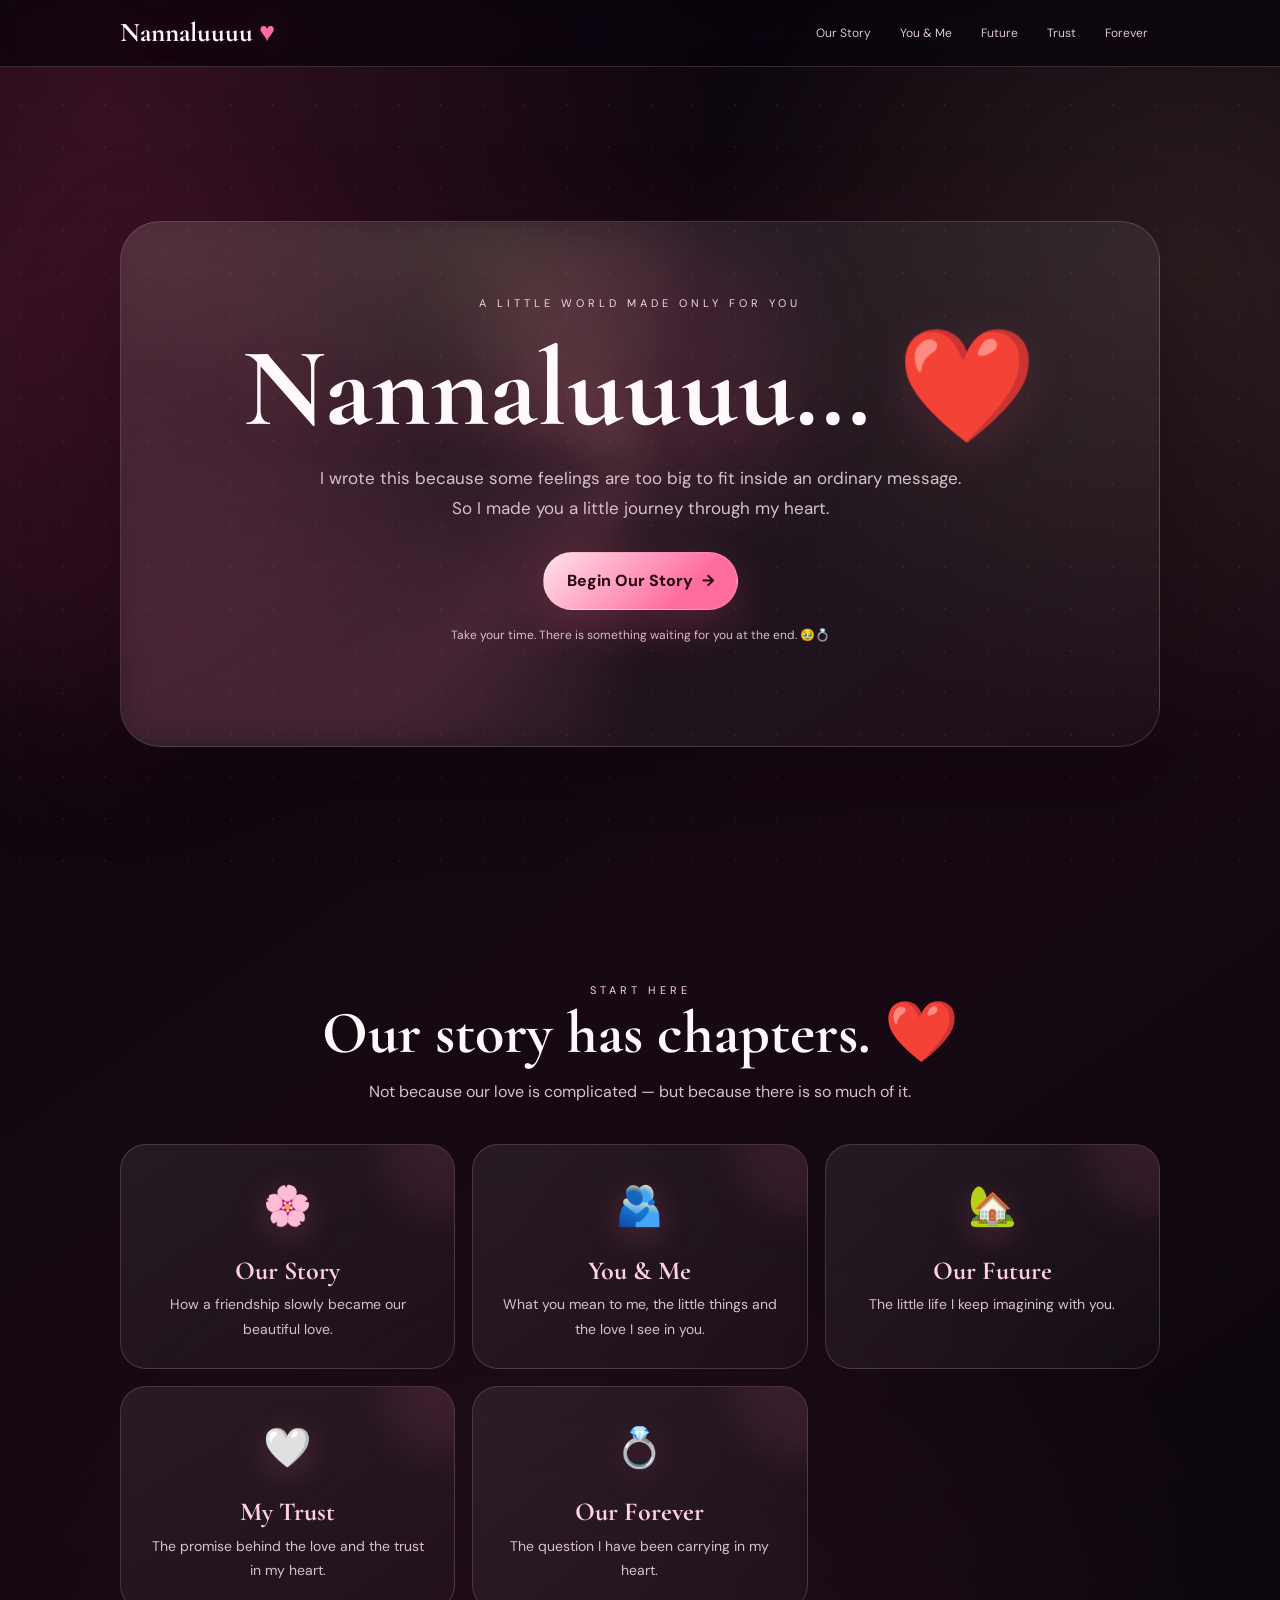
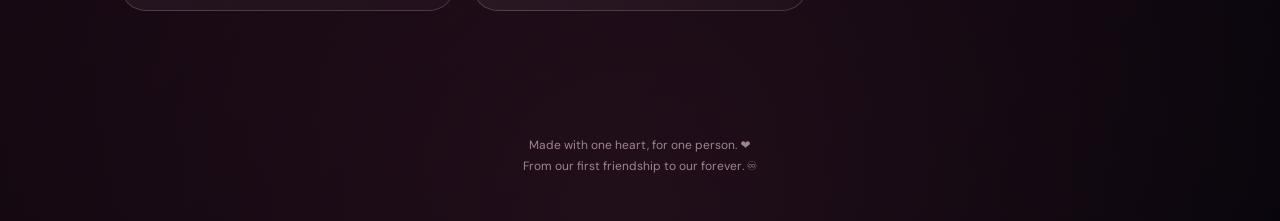
<file: index.html>
<!DOCTYPE html><html lang="en"><head><meta charset="UTF-8"><meta name="viewport" content="width=device-width,initial-scale=1,viewport-fit=cover"><meta name="theme-color" content="#09050a"><title>Nannaluuuu ❤️ | Our Forever</title><style id="site-style">
@import url('https://fonts.googleapis.com/css2?family=Cormorant+Garamond:wght@500;600;700&family=DM+Sans:wght@400;500;600;700&display=swap');
:root{--bg:#07040a;--surface:rgba(255,255,255,.065);--surface2:rgba(255,255,255,.095);--pink:#ff6d9f;--pink2:#ffd0df;--gold:#f7d79c;--white:#fff9fc;--muted:#d8c1cc;--line:rgba(255,205,225,.18);--shadow:0 28px 90px rgba(0,0,0,.48);--r:30px;--ease:cubic-bezier(.22,.8,.2,1)}
*{box-sizing:border-box}html{scroll-behavior:smooth}body{margin:0;min-height:100vh;color:var(--white);font-family:"DM Sans",system-ui,sans-serif;line-height:1.75;overflow-x:hidden;background:radial-gradient(circle at 8% 5%,rgba(255,75,135,.18),transparent 30%),radial-gradient(circle at 92% 15%,rgba(247,215,156,.10),transparent 25%),radial-gradient(circle at 50% 100%,rgba(255,109,159,.08),transparent 35%),linear-gradient(145deg,#07040a,#170913 55%,#09050c);}
body:before{content:"";position:fixed;inset:0;pointer-events:none;z-index:-2;opacity:.055;background-image:radial-gradient(#fff 1px,transparent 1px);background-size:42px 42px}
body:after{content:"";position:fixed;width:45vw;height:45vw;max-width:560px;max-height:560px;left:-15vw;top:20vh;border-radius:50%;background:rgba(255,70,130,.08);filter:blur(70px);pointer-events:none;z-index:-1;animation:aurora 12s ease-in-out infinite alternate}
a{color:inherit}button,a{touch-action:manipulation}.container{width:min(1040px,calc(100% - 28px));margin:auto}
.topbar{position:sticky;top:0;z-index:500;background:rgba(7,4,10,.70);backdrop-filter:blur(20px) saturate(150%);border-bottom:1px solid var(--line)}
.nav{min-height:66px;display:flex;align-items:center;justify-content:space-between;gap:12px}.brand{font-family:"Cormorant Garamond",serif;font-size:27px;font-weight:700;text-decoration:none;white-space:nowrap;text-shadow:0 0 30px rgba(255,109,159,.3)}.brand span{color:var(--pink);animation:heartbeat 1.7s ease-in-out infinite;display:inline-block}
.menu{display:flex;gap:5px;overflow-x:auto;scrollbar-width:none}.menu::-webkit-scrollbar{display:none}.menu a{position:relative;text-decoration:none;color:#dcc8d1;padding:9px 12px;border-radius:999px;font-size:12px;transition:.25s var(--ease)}.menu a:hover,.menu a.active{color:#fff;background:rgba(255,109,159,.13);box-shadow:inset 0 0 0 1px rgba(255,190,210,.12),0 5px 25px rgba(255,75,135,.10)}.menu a.active:after{content:"";position:absolute;left:35%;right:35%;bottom:4px;height:2px;border-radius:9px;background:linear-gradient(90deg,var(--pink),var(--gold))}
.hero{min-height:calc(100svh - 66px);display:grid;place-items:center;text-align:center;padding:60px 0;position:relative}.hero-card{position:relative;overflow:hidden;padding:clamp(42px,7vw,72px) clamp(22px,5vw,54px);border:1px solid var(--line);border-radius:40px;background:linear-gradient(145deg,rgba(255,255,255,.105),rgba(255,255,255,.025));box-shadow:var(--shadow),0 0 100px rgba(255,80,140,.07);isolation:isolate}.hero-card:before{content:"";position:absolute;inset:-2px;background:conic-gradient(from 180deg,transparent,rgba(255,109,159,.18),transparent 28%,rgba(247,215,156,.12),transparent 55%);filter:blur(18px);z-index:-1;animation:spin 12s linear infinite}.hero-card:after{content:"";position:absolute;width:300px;height:300px;border-radius:50%;background:rgba(255,109,159,.14);filter:blur(50px);left:50%;top:28%;transform:translate(-50%,-50%);z-index:-1}
.eyebrow{text-transform:uppercase;letter-spacing:4px;color:var(--pink2);font-size:11px;position:relative;z-index:1}.hero h1,h1,h2,h3{font-family:"Cormorant Garamond",serif;line-height:1.1}.hero h1{font-size:clamp(58px,13vw,112px);margin:14px 0;text-shadow:0 12px 50px rgba(255,80,140,.15)}h1{font-size:clamp(48px,9vw,82px);margin:12px 0}h2{font-size:clamp(35px,7vw,60px);margin:0 0 12px}h3{font-size:30px;color:var(--pink2)}.hero p{max-width:650px;margin:0 auto 28px;color:var(--muted);font-size:17px}
.btn{position:relative;display:inline-flex;align-items:center;justify-content:center;gap:9px;border:1px solid rgba(255,255,255,.18);background:linear-gradient(135deg,#ffe2eb,#ff6d9f 72%);color:#2a0718;font-weight:800;padding:14px 23px;border-radius:999px;text-decoration:none;box-shadow:0 15px 45px rgba(255,75,135,.24);transition:transform .25s var(--ease),box-shadow .25s var(--ease);overflow:hidden;cursor:pointer}.btn:before{content:"";position:absolute;inset:0;transform:translateX(-110%);background:linear-gradient(90deg,transparent,rgba(255,255,255,.55),transparent);transition:.55s}.btn:hover{transform:translateY(-4px) scale(1.015);box-shadow:0 20px 60px rgba(255,75,135,.38)}.btn:hover:before{transform:translateX(110%)}.btn.ghost{background:rgba(255,255,255,.055);color:#ffe9f1;box-shadow:none}.btn.ghost:hover{background:rgba(255,109,159,.10)}
.floating{position:absolute;inset:0;overflow:hidden;pointer-events:none}.floating span{position:absolute;bottom:-50px;font-size:22px;opacity:.55;filter:drop-shadow(0 0 10px rgba(255,109,159,.35));animation:float 9s linear infinite}.floating span:nth-child(1){left:8%}.floating span:nth-child(2){left:27%;animation-delay:1.8s}.floating span:nth-child(3){left:52%;animation-delay:3.5s}.floating span:nth-child(4){left:76%;animation-delay:5s}.floating span:nth-child(5){left:91%;animation-delay:2.4s}
.section{padding:80px 0}.section-head{text-align:center;margin-bottom:38px}.section-head p,.page-hero p{color:var(--muted);max-width:700px;margin:12px auto}.card{position:relative;border:1px solid var(--line);background:linear-gradient(145deg,rgba(255,255,255,.075),rgba(255,255,255,.025));border-radius:var(--r);box-shadow:var(--shadow);padding:29px;overflow:hidden}.card:before{content:"";position:absolute;inset:0;background:linear-gradient(120deg,rgba(255,255,255,.05),transparent 35%);pointer-events:none}.story-card{margin-bottom:18px}.story-card p{font-size:17px;color:#f8eaf0}.quote{padding:21px;border-left:3px solid var(--pink);background:linear-gradient(90deg,rgba(255,109,159,.09),rgba(255,109,159,.02));border-radius:0 20px 20px 0;margin:23px 0;color:#ffe8f0;font-family:"Cormorant Garamond",serif;font-size:24px;box-shadow:inset 0 0 35px rgba(255,109,159,.035)}
.grid{display:grid;grid-template-columns:repeat(2,1fr);gap:17px}.grid3{grid-template-columns:repeat(3,1fr)}.feature{text-align:center;padding:27px;border:1px solid var(--line);border-radius:26px;background:linear-gradient(145deg,rgba(255,255,255,.075),rgba(255,255,255,.025));transition:.3s var(--ease);text-decoration:none;position:relative;overflow:hidden}.feature:before{content:"";position:absolute;width:130px;height:130px;right:-60px;top:-60px;background:rgba(255,109,159,.10);border-radius:50%;filter:blur(20px);transition:.4s}.feature:hover{transform:translateY(-8px);border-color:rgba(255,180,204,.38);box-shadow:0 18px 55px rgba(0,0,0,.28),0 0 35px rgba(255,75,135,.08)}.feature:hover:before{transform:scale(1.5)}.feature .big-icon{font-size:39px;margin-bottom:11px;display:inline-block;filter:drop-shadow(0 8px 16px rgba(255,109,159,.22));animation:iconFloat 3.5s ease-in-out infinite}.feature:nth-child(2) .big-icon{animation-delay:.4s}.feature:nth-child(3) .big-icon{animation-delay:.8s}.feature:nth-child(4) .big-icon{animation-delay:1.2s}.feature:nth-child(5) .big-icon{animation-delay:1.6s}.feature:nth-child(6) .big-icon{animation-delay:2s}.feature h3{margin:5px 0 7px;font-size:26px}.feature p{margin:0;color:var(--muted);font-size:14px}
.timeline{position:relative;max-width:790px;margin:auto}.timeline:before{content:"";position:absolute;left:20px;top:0;bottom:0;width:2px;background:linear-gradient(var(--pink),rgba(255,109,159,.04));box-shadow:0 0 12px rgba(255,109,159,.35)}.timeline-item{position:relative;padding:0 0 26px 60px}.timeline-dot{position:absolute;left:7px;top:3px;width:28px;height:28px;border-radius:50%;display:grid;place-items:center;background:#21101c;border:1px solid var(--pink);font-size:13px;box-shadow:0 0 22px rgba(255,109,159,.25);animation:heartbeat 2.2s ease-in-out infinite}.timeline-item .card{padding:22px}.timeline-item h3{margin:0 0 6px;font-size:27px}.timeline-item p{margin:0;color:var(--muted)}
.page-hero{padding:82px 0 42px;text-align:center;position:relative}.page-hero:after{content:"♥";position:absolute;top:25px;left:50%;font-size:22px;color:rgba(255,109,159,.4);animation:heartbeat 2s infinite}
.page-nav{display:flex;justify-content:space-between;gap:12px;margin:38px 0 65px}.page-nav a{min-width:0;flex:1}.final{text-align:center;padding:clamp(35px,6vw,55px) clamp(22px,5vw,40px);background:radial-gradient(circle at 50% 20%,rgba(255,109,159,.17),transparent 50%),linear-gradient(145deg,rgba(255,255,255,.08),rgba(255,255,255,.025))}.question{font-family:"Cormorant Garamond",serif;font-size:clamp(35px,8vw,64px);line-height:1.12;color:#fff;margin:25px 0;text-shadow:0 8px 40px rgba(255,109,159,.12)}.signature{font-family:"Cormorant Garamond",serif;font-size:30px;color:var(--pink2)}.badge{display:inline-block;padding:8px 13px;border:1px solid var(--line);border-radius:999px;color:var(--pink2);font-size:12px;margin:4px;background:rgba(255,255,255,.035)}footer{text-align:center;padding:44px 15px;color:#9f8391;font-size:12px}
.progress{position:fixed;top:0;left:0;width:100%;height:3px;z-index:1000;background:transparent}.progress span{display:block;width:0;height:100%;background:linear-gradient(90deg,var(--pink),var(--gold),var(--pink));box-shadow:0 0 12px rgba(255,109,159,.7)}
.heart-pop{font-size:40px;min-height:50px;filter:drop-shadow(0 0 20px rgba(255,109,159,.4))}.pulse{animation:pulse 1.7s infinite}.reveal{opacity:1;transform:none}.js-ready .reveal{opacity:0;transform:translateY(25px) scale(.985);transition:opacity .8s var(--ease),transform .8s var(--ease)}.js-ready .reveal.show{opacity:1;transform:none}
.page-transition{position:fixed;inset:0;z-index:2000;display:grid;place-items:center;background:radial-gradient(circle,rgba(255,109,159,.18),transparent 35%),#08040a;opacity:0;visibility:hidden;pointer-events:none;transition:opacity .35s ease,visibility .35s ease}.page-transition.show{opacity:1;visibility:visible}.transition-heart{font-size:52px;animation:pulse 1s infinite}.transition-text{margin-top:12px;color:var(--pink2);font-family:"Cormorant Garamond",serif;font-size:25px}.spark{position:fixed;width:4px;height:4px;border-radius:50%;background:#ffd9e6;pointer-events:none;z-index:1200;animation:spark 1.1s ease-out forwards}
@keyframes float{0%{transform:translateY(0) rotate(0);opacity:0}12%{opacity:.55}100%{transform:translateY(-115vh) rotate(35deg);opacity:0}}@keyframes pulse{0%,100%{transform:scale(1)}50%{transform:scale(1.12)}}@keyframes heartbeat{0%,100%{transform:scale(1)}14%{transform:scale(1.14)}28%{transform:scale(1)}}@keyframes aurora{from{transform:translate(0,0) scale(1)}to{transform:translate(20vw,8vh) scale(1.25)}}@keyframes spin{to{transform:rotate(360deg)}}@keyframes iconFloat{0%,100%{transform:translateY(0) rotate(0)}50%{transform:translateY(-5px) rotate(2deg)}}@keyframes spark{from{transform:translate(0,0) scale(1);opacity:1}to{transform:translate(var(--dx),var(--dy)) scale(0);opacity:0}}
@media(max-width:800px){.nav{min-height:60px}.brand{font-size:24px}.menu a{padding:8px 10px}.grid3{grid-template-columns:1fr 1fr}.section{padding:62px 0}.hero-card{border-radius:30px}}
@media(max-width:600px){.container{width:min(100% - 20px,1040px)}.nav{align-items:center}.menu{max-width:57vw}.grid,.grid3{grid-template-columns:1fr}.card{padding:22px}.quote{font-size:21px}.page-nav{flex-direction:column}.page-nav a{width:100%}.page-hero{padding-top:65px}.hero{padding:35px 0}.hero-card{padding:42px 19px}.hero p{font-size:15px}.btn{width:100%;padding:14px 18px}.page-nav .btn{width:100%}}
@media(prefers-reduced-motion:reduce){*,*:before,*:after{animation-duration:.001ms!important;animation-iteration-count:1!important;scroll-behavior:auto!important;transition-duration:.001ms!important}}
</style></head><body><div class="page-transition" aria-hidden="true"><div><div class="transition-heart">❤️</div><div class="transition-text">A little more of us…</div></div></div><div class="progress"><span></span></div>
<header class="topbar"><div class="container nav">
<a class="brand" href="./index.html">Nannaluuuu <span>♥</span></a>
<nav class="menu">
<a href="./story.html">Our Story</a><a href="./you.html">You & Me</a><a href="./future.html">Future</a><a href="./trust.html">Trust</a><a href="./proposal.html">Forever</a>
</nav></div></header>
<main>
<section class="hero"><div class="floating"><span>❤️</span><span>💗</span><span>✨</span><span>🤍</span><span>💍</span></div>
<div class="container"><div class="hero-card">
<div class="eyebrow">A little world made only for you</div>
<h1>Nannaluuuu… ❤️</h1>
<p>I wrote this because some feelings are too big to fit inside an ordinary message. So I made you a little journey through my heart.</p>
<a class="btn" href="./story.html">Begin Our Story <span>→</span></a>
<p style="font-size:12px;margin-top:15px">Take your time. There is something waiting for you at the end. 🥹💍</p>
</div></div></section>
<section class="section"><div class="container"><div class="section-head"><div class="eyebrow">Start here</div><h2>Our story has chapters. ❤️</h2><p>Not because our love is complicated — but because there is so much of it.</p></div>
<div class="grid grid3">
<a class="feature" href="./story.html" style="text-decoration:none"><div class="big-icon">🌸</div><h3>Our Story</h3><p>How a friendship slowly became our beautiful love.</p></a>
<a class="feature" href="./you.html" style="text-decoration:none"><div class="big-icon">🫂</div><h3>You & Me</h3><p>What you mean to me, the little things and the love I see in you.</p></a>
<a class="feature" href="./future.html" style="text-decoration:none"><div class="big-icon">🏡</div><h3>Our Future</h3><p>The little life I keep imagining with you.</p></a>
<a class="feature" href="./trust.html" style="text-decoration:none"><div class="big-icon">🤍</div><h3>My Trust</h3><p>The promise behind the love and the trust in my heart.</p></a>
<a class="feature" href="./proposal.html" style="text-decoration:none"><div class="big-icon">💍</div><h3>Our Forever</h3><p>The question I have been carrying in my heart.</p></a>
</div></div></section>
</main><footer>Made with one heart, for one person. ❤️<br>From our first friendship to our forever. ♾️</footer><script id="site-script">
(() => {
  const ready = () => {
    document.body.classList.add('js-ready');
    document.body.classList.add('page-enter');

    const reveals = [...document.querySelectorAll('.reveal')];
    if ('IntersectionObserver' in window) {
      const io = new IntersectionObserver(entries => {
        entries.forEach(entry => {
          if (entry.isIntersecting) {
            entry.target.classList.add('show');
            io.unobserve(entry.target);
          }
        });
      }, {threshold:.08});
      reveals.forEach((el,i) => { el.style.transitionDelay = Math.min(i*65,420)+'ms'; io.observe(el); });
    } else reveals.forEach(el => el.classList.add('show'));

    const bar = document.querySelector('.progress span');
    const update = () => {
      const max = document.documentElement.scrollHeight - window.innerHeight;
      if (bar) bar.style.width = (max > 0 ? window.scrollY / max * 100 : 0) + '%';
    };
    window.addEventListener('scroll', update, {passive:true}); update();

    const current = location.pathname.split('/').pop() || 'index.html';
    document.querySelectorAll('.menu a').forEach(a => {
      const href = (a.getAttribute('href') || '').split('/').pop().split('?')[0].split('#')[0];
      if (href === current || (current === '' && href === 'index.html')) a.classList.add('active');
    });

    const transition = document.querySelector('.page-transition');
    document.querySelectorAll('a[href$=".html"]').forEach(a => {
      a.addEventListener('click', event => {
        const href = a.getAttribute('href');
        if (!href || href.startsWith('#') || a.target === '_blank') return;
        event.preventDefault();
        if (transition) transition.classList.add('show');
        setTimeout(() => { window.location.href = href; }, 280);
      });
    });

    // Tiny sparkle trail on the final CTA only.
    document.querySelectorAll('.btn').forEach(btn => btn.addEventListener('click', () => sparkleBurst(btn)));
  };

  function sparkleBurst(origin) {
    const r = origin.getBoundingClientRect();
    for (let i=0;i<8;i++) {
      const s = document.createElement('i'); s.className='spark';
      s.style.left=(r.left+r.width/2)+'px'; s.style.top=(r.top+r.height/2)+'px';
      s.style.setProperty('--dx', ((Math.random()-.5)*150)+'px');
      s.style.setProperty('--dy', ((Math.random()-.5)*100)+'px');
      document.body.appendChild(s); setTimeout(()=>s.remove(),1150);
    }
  }

  window.heartBurst = function(count=36) {
    const icons=['❤️','💗','💖','💘','💞','✨','💍','🥹'];
    for(let i=0;i<count;i++){
      const s=document.createElement('span');
      s.textContent=icons[Math.floor(Math.random()*icons.length)];
      s.style.position='fixed'; s.style.left=(50+(Math.random()*60-30))+'vw'; s.style.top=(52+(Math.random()*16-8))+'vh';
      s.style.zIndex='9999'; s.style.pointerEvents='none'; s.style.fontSize=(18+Math.random()*24)+'px';
      document.body.appendChild(s);
      const dx=(Math.random()*440-220), dy=-(120+Math.random()*460), rot=Math.random()*540-270;
      s.animate([{transform:'translate(0,0) scale(.35) rotate(0deg)',opacity:0},{transform:`translate(${dx}px,${dy}px) scale(1.25) rotate(${rot}deg)`,opacity:1},{transform:`translate(${dx*1.15}px,${dy*1.18}px) scale(.35) rotate(${rot*1.5}deg)`,opacity:0}],{duration:1500+Math.random()*900,easing:'cubic-bezier(.2,.8,.2,1)'}).onfinish=()=>s.remove();
    }
  };

  if (document.readyState === 'loading') document.addEventListener('DOMContentLoaded', ready); else ready();
})();
</script></body></html>
</file>
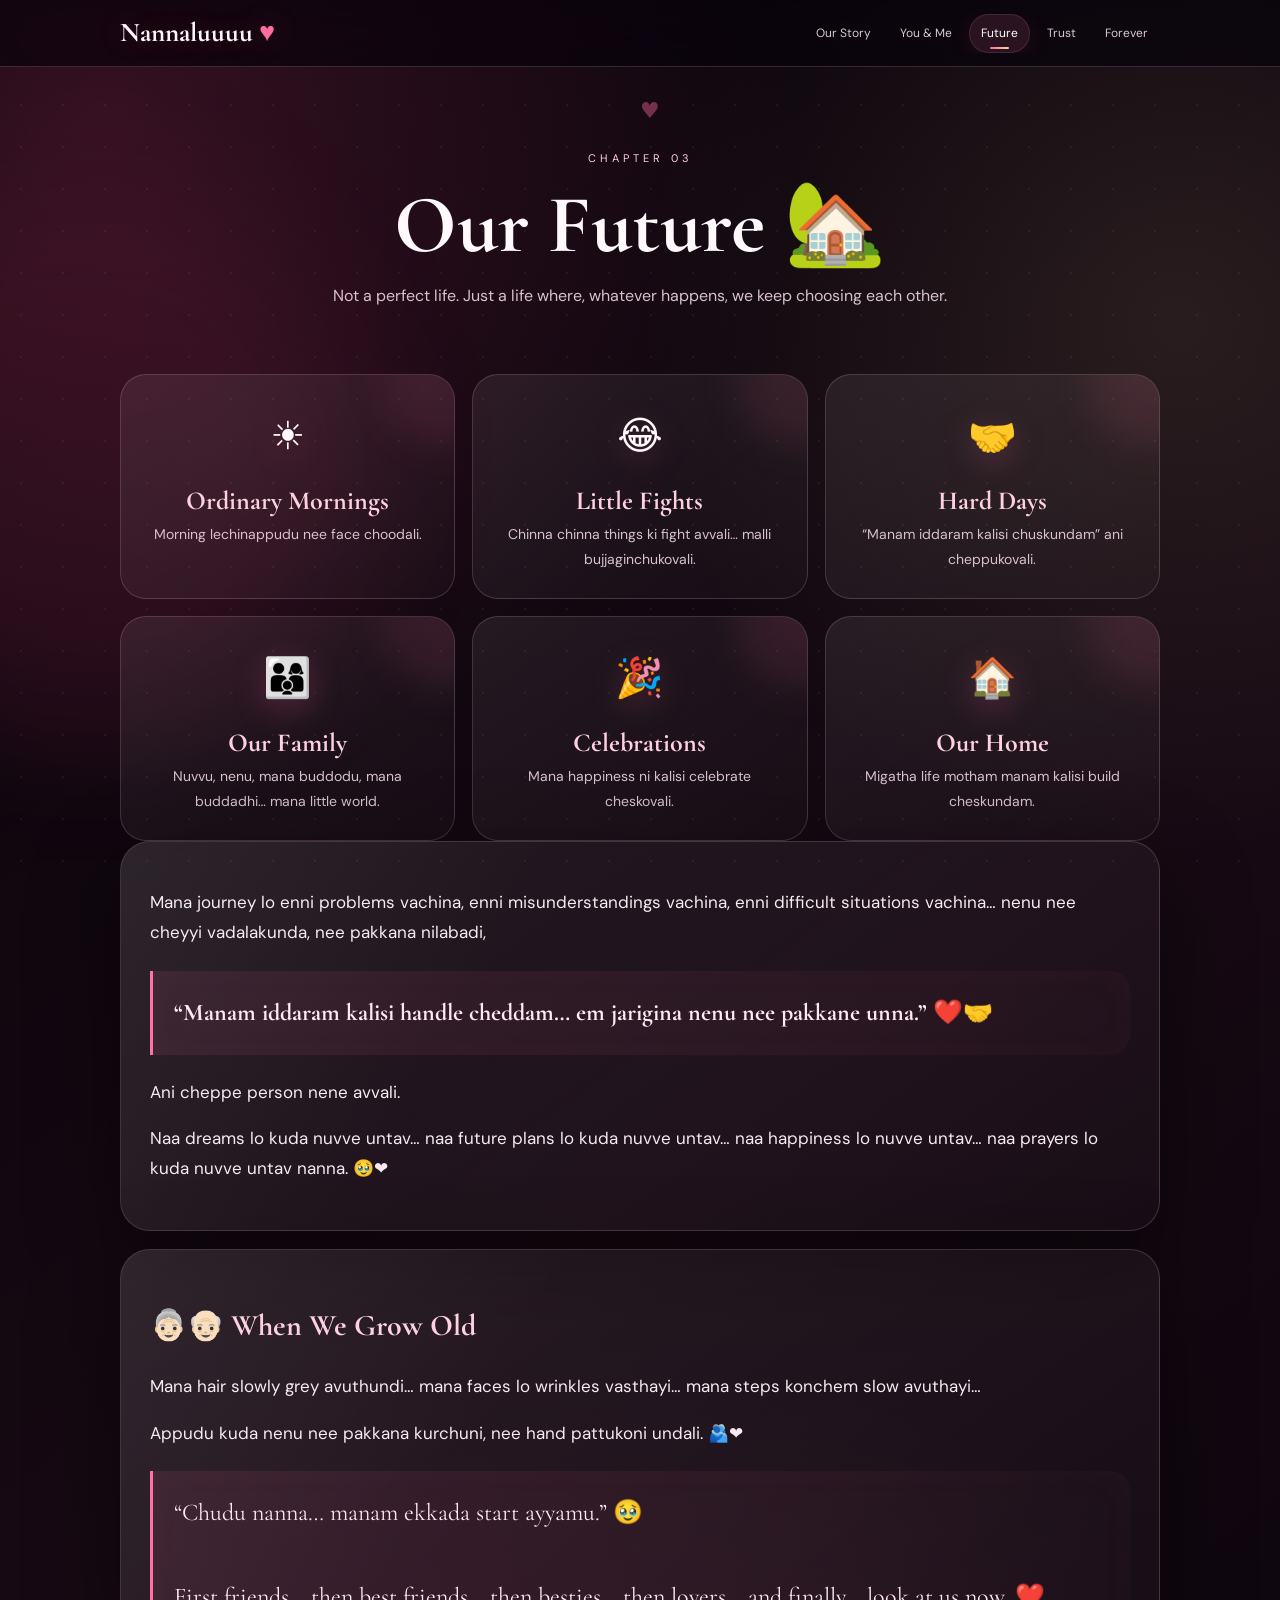
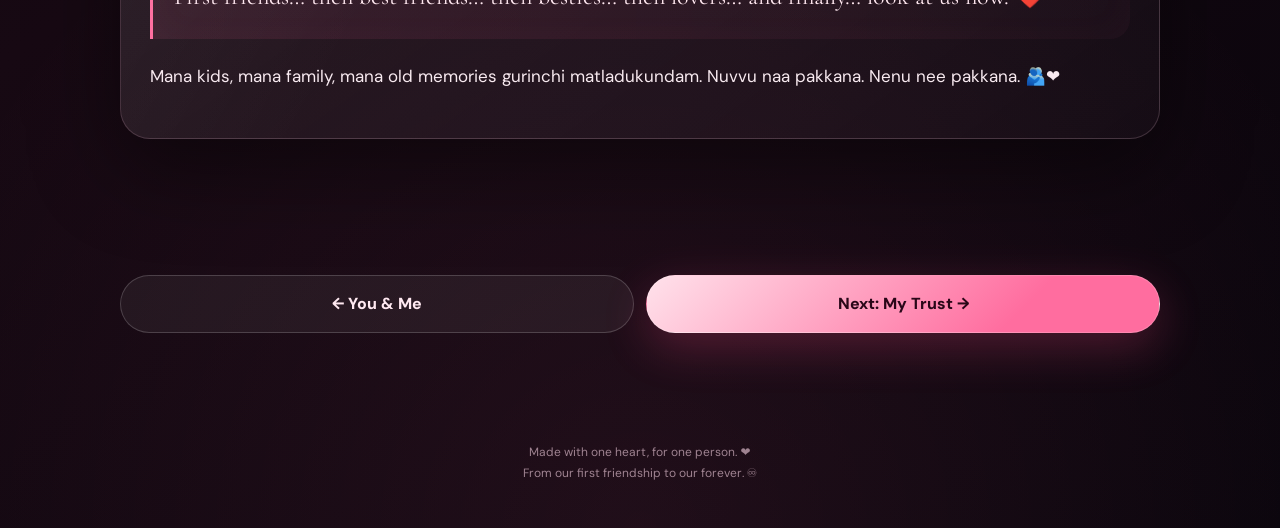
<file: future.html>
<!DOCTYPE html><html lang="en"><head><meta charset="UTF-8"><meta name="viewport" content="width=device-width,initial-scale=1,viewport-fit=cover"><meta name="theme-color" content="#09050a"><title>Our Future 🏡 | Nannaluuuu</title><style id="site-style">
@import url('https://fonts.googleapis.com/css2?family=Cormorant+Garamond:wght@500;600;700&family=DM+Sans:wght@400;500;600;700&display=swap');
:root{--bg:#07040a;--surface:rgba(255,255,255,.065);--surface2:rgba(255,255,255,.095);--pink:#ff6d9f;--pink2:#ffd0df;--gold:#f7d79c;--white:#fff9fc;--muted:#d8c1cc;--line:rgba(255,205,225,.18);--shadow:0 28px 90px rgba(0,0,0,.48);--r:30px;--ease:cubic-bezier(.22,.8,.2,1)}
*{box-sizing:border-box}html{scroll-behavior:smooth}body{margin:0;min-height:100vh;color:var(--white);font-family:"DM Sans",system-ui,sans-serif;line-height:1.75;overflow-x:hidden;background:radial-gradient(circle at 8% 5%,rgba(255,75,135,.18),transparent 30%),radial-gradient(circle at 92% 15%,rgba(247,215,156,.10),transparent 25%),radial-gradient(circle at 50% 100%,rgba(255,109,159,.08),transparent 35%),linear-gradient(145deg,#07040a,#170913 55%,#09050c);}
body:before{content:"";position:fixed;inset:0;pointer-events:none;z-index:-2;opacity:.055;background-image:radial-gradient(#fff 1px,transparent 1px);background-size:42px 42px}
body:after{content:"";position:fixed;width:45vw;height:45vw;max-width:560px;max-height:560px;left:-15vw;top:20vh;border-radius:50%;background:rgba(255,70,130,.08);filter:blur(70px);pointer-events:none;z-index:-1;animation:aurora 12s ease-in-out infinite alternate}
a{color:inherit}button,a{touch-action:manipulation}.container{width:min(1040px,calc(100% - 28px));margin:auto}
.topbar{position:sticky;top:0;z-index:500;background:rgba(7,4,10,.70);backdrop-filter:blur(20px) saturate(150%);border-bottom:1px solid var(--line)}
.nav{min-height:66px;display:flex;align-items:center;justify-content:space-between;gap:12px}.brand{font-family:"Cormorant Garamond",serif;font-size:27px;font-weight:700;text-decoration:none;white-space:nowrap;text-shadow:0 0 30px rgba(255,109,159,.3)}.brand span{color:var(--pink);animation:heartbeat 1.7s ease-in-out infinite;display:inline-block}
.menu{display:flex;gap:5px;overflow-x:auto;scrollbar-width:none}.menu::-webkit-scrollbar{display:none}.menu a{position:relative;text-decoration:none;color:#dcc8d1;padding:9px 12px;border-radius:999px;font-size:12px;transition:.25s var(--ease)}.menu a:hover,.menu a.active{color:#fff;background:rgba(255,109,159,.13);box-shadow:inset 0 0 0 1px rgba(255,190,210,.12),0 5px 25px rgba(255,75,135,.10)}.menu a.active:after{content:"";position:absolute;left:35%;right:35%;bottom:4px;height:2px;border-radius:9px;background:linear-gradient(90deg,var(--pink),var(--gold))}
.hero{min-height:calc(100svh - 66px);display:grid;place-items:center;text-align:center;padding:60px 0;position:relative}.hero-card{position:relative;overflow:hidden;padding:clamp(42px,7vw,72px) clamp(22px,5vw,54px);border:1px solid var(--line);border-radius:40px;background:linear-gradient(145deg,rgba(255,255,255,.105),rgba(255,255,255,.025));box-shadow:var(--shadow),0 0 100px rgba(255,80,140,.07);isolation:isolate}.hero-card:before{content:"";position:absolute;inset:-2px;background:conic-gradient(from 180deg,transparent,rgba(255,109,159,.18),transparent 28%,rgba(247,215,156,.12),transparent 55%);filter:blur(18px);z-index:-1;animation:spin 12s linear infinite}.hero-card:after{content:"";position:absolute;width:300px;height:300px;border-radius:50%;background:rgba(255,109,159,.14);filter:blur(50px);left:50%;top:28%;transform:translate(-50%,-50%);z-index:-1}
.eyebrow{text-transform:uppercase;letter-spacing:4px;color:var(--pink2);font-size:11px;position:relative;z-index:1}.hero h1,h1,h2,h3{font-family:"Cormorant Garamond",serif;line-height:1.1}.hero h1{font-size:clamp(58px,13vw,112px);margin:14px 0;text-shadow:0 12px 50px rgba(255,80,140,.15)}h1{font-size:clamp(48px,9vw,82px);margin:12px 0}h2{font-size:clamp(35px,7vw,60px);margin:0 0 12px}h3{font-size:30px;color:var(--pink2)}.hero p{max-width:650px;margin:0 auto 28px;color:var(--muted);font-size:17px}
.btn{position:relative;display:inline-flex;align-items:center;justify-content:center;gap:9px;border:1px solid rgba(255,255,255,.18);background:linear-gradient(135deg,#ffe2eb,#ff6d9f 72%);color:#2a0718;font-weight:800;padding:14px 23px;border-radius:999px;text-decoration:none;box-shadow:0 15px 45px rgba(255,75,135,.24);transition:transform .25s var(--ease),box-shadow .25s var(--ease);overflow:hidden;cursor:pointer}.btn:before{content:"";position:absolute;inset:0;transform:translateX(-110%);background:linear-gradient(90deg,transparent,rgba(255,255,255,.55),transparent);transition:.55s}.btn:hover{transform:translateY(-4px) scale(1.015);box-shadow:0 20px 60px rgba(255,75,135,.38)}.btn:hover:before{transform:translateX(110%)}.btn.ghost{background:rgba(255,255,255,.055);color:#ffe9f1;box-shadow:none}.btn.ghost:hover{background:rgba(255,109,159,.10)}
.floating{position:absolute;inset:0;overflow:hidden;pointer-events:none}.floating span{position:absolute;bottom:-50px;font-size:22px;opacity:.55;filter:drop-shadow(0 0 10px rgba(255,109,159,.35));animation:float 9s linear infinite}.floating span:nth-child(1){left:8%}.floating span:nth-child(2){left:27%;animation-delay:1.8s}.floating span:nth-child(3){left:52%;animation-delay:3.5s}.floating span:nth-child(4){left:76%;animation-delay:5s}.floating span:nth-child(5){left:91%;animation-delay:2.4s}
.section{padding:80px 0}.section-head{text-align:center;margin-bottom:38px}.section-head p,.page-hero p{color:var(--muted);max-width:700px;margin:12px auto}.card{position:relative;border:1px solid var(--line);background:linear-gradient(145deg,rgba(255,255,255,.075),rgba(255,255,255,.025));border-radius:var(--r);box-shadow:var(--shadow);padding:29px;overflow:hidden}.card:before{content:"";position:absolute;inset:0;background:linear-gradient(120deg,rgba(255,255,255,.05),transparent 35%);pointer-events:none}.story-card{margin-bottom:18px}.story-card p{font-size:17px;color:#f8eaf0}.quote{padding:21px;border-left:3px solid var(--pink);background:linear-gradient(90deg,rgba(255,109,159,.09),rgba(255,109,159,.02));border-radius:0 20px 20px 0;margin:23px 0;color:#ffe8f0;font-family:"Cormorant Garamond",serif;font-size:24px;box-shadow:inset 0 0 35px rgba(255,109,159,.035)}
.grid{display:grid;grid-template-columns:repeat(2,1fr);gap:17px}.grid3{grid-template-columns:repeat(3,1fr)}.feature{text-align:center;padding:27px;border:1px solid var(--line);border-radius:26px;background:linear-gradient(145deg,rgba(255,255,255,.075),rgba(255,255,255,.025));transition:.3s var(--ease);text-decoration:none;position:relative;overflow:hidden}.feature:before{content:"";position:absolute;width:130px;height:130px;right:-60px;top:-60px;background:rgba(255,109,159,.10);border-radius:50%;filter:blur(20px);transition:.4s}.feature:hover{transform:translateY(-8px);border-color:rgba(255,180,204,.38);box-shadow:0 18px 55px rgba(0,0,0,.28),0 0 35px rgba(255,75,135,.08)}.feature:hover:before{transform:scale(1.5)}.feature .big-icon{font-size:39px;margin-bottom:11px;display:inline-block;filter:drop-shadow(0 8px 16px rgba(255,109,159,.22));animation:iconFloat 3.5s ease-in-out infinite}.feature:nth-child(2) .big-icon{animation-delay:.4s}.feature:nth-child(3) .big-icon{animation-delay:.8s}.feature:nth-child(4) .big-icon{animation-delay:1.2s}.feature:nth-child(5) .big-icon{animation-delay:1.6s}.feature:nth-child(6) .big-icon{animation-delay:2s}.feature h3{margin:5px 0 7px;font-size:26px}.feature p{margin:0;color:var(--muted);font-size:14px}
.timeline{position:relative;max-width:790px;margin:auto}.timeline:before{content:"";position:absolute;left:20px;top:0;bottom:0;width:2px;background:linear-gradient(var(--pink),rgba(255,109,159,.04));box-shadow:0 0 12px rgba(255,109,159,.35)}.timeline-item{position:relative;padding:0 0 26px 60px}.timeline-dot{position:absolute;left:7px;top:3px;width:28px;height:28px;border-radius:50%;display:grid;place-items:center;background:#21101c;border:1px solid var(--pink);font-size:13px;box-shadow:0 0 22px rgba(255,109,159,.25);animation:heartbeat 2.2s ease-in-out infinite}.timeline-item .card{padding:22px}.timeline-item h3{margin:0 0 6px;font-size:27px}.timeline-item p{margin:0;color:var(--muted)}
.page-hero{padding:82px 0 42px;text-align:center;position:relative}.page-hero:after{content:"♥";position:absolute;top:25px;left:50%;font-size:22px;color:rgba(255,109,159,.4);animation:heartbeat 2s infinite}
.page-nav{display:flex;justify-content:space-between;gap:12px;margin:38px 0 65px}.page-nav a{min-width:0;flex:1}.final{text-align:center;padding:clamp(35px,6vw,55px) clamp(22px,5vw,40px);background:radial-gradient(circle at 50% 20%,rgba(255,109,159,.17),transparent 50%),linear-gradient(145deg,rgba(255,255,255,.08),rgba(255,255,255,.025))}.question{font-family:"Cormorant Garamond",serif;font-size:clamp(35px,8vw,64px);line-height:1.12;color:#fff;margin:25px 0;text-shadow:0 8px 40px rgba(255,109,159,.12)}.signature{font-family:"Cormorant Garamond",serif;font-size:30px;color:var(--pink2)}.badge{display:inline-block;padding:8px 13px;border:1px solid var(--line);border-radius:999px;color:var(--pink2);font-size:12px;margin:4px;background:rgba(255,255,255,.035)}footer{text-align:center;padding:44px 15px;color:#9f8391;font-size:12px}
.progress{position:fixed;top:0;left:0;width:100%;height:3px;z-index:1000;background:transparent}.progress span{display:block;width:0;height:100%;background:linear-gradient(90deg,var(--pink),var(--gold),var(--pink));box-shadow:0 0 12px rgba(255,109,159,.7)}
.heart-pop{font-size:40px;min-height:50px;filter:drop-shadow(0 0 20px rgba(255,109,159,.4))}.pulse{animation:pulse 1.7s infinite}.reveal{opacity:1;transform:none}.js-ready .reveal{opacity:0;transform:translateY(25px) scale(.985);transition:opacity .8s var(--ease),transform .8s var(--ease)}.js-ready .reveal.show{opacity:1;transform:none}
.page-transition{position:fixed;inset:0;z-index:2000;display:grid;place-items:center;background:radial-gradient(circle,rgba(255,109,159,.18),transparent 35%),#08040a;opacity:0;visibility:hidden;pointer-events:none;transition:opacity .35s ease,visibility .35s ease}.page-transition.show{opacity:1;visibility:visible}.transition-heart{font-size:52px;animation:pulse 1s infinite}.transition-text{margin-top:12px;color:var(--pink2);font-family:"Cormorant Garamond",serif;font-size:25px}.spark{position:fixed;width:4px;height:4px;border-radius:50%;background:#ffd9e6;pointer-events:none;z-index:1200;animation:spark 1.1s ease-out forwards}
@keyframes float{0%{transform:translateY(0) rotate(0);opacity:0}12%{opacity:.55}100%{transform:translateY(-115vh) rotate(35deg);opacity:0}}@keyframes pulse{0%,100%{transform:scale(1)}50%{transform:scale(1.12)}}@keyframes heartbeat{0%,100%{transform:scale(1)}14%{transform:scale(1.14)}28%{transform:scale(1)}}@keyframes aurora{from{transform:translate(0,0) scale(1)}to{transform:translate(20vw,8vh) scale(1.25)}}@keyframes spin{to{transform:rotate(360deg)}}@keyframes iconFloat{0%,100%{transform:translateY(0) rotate(0)}50%{transform:translateY(-5px) rotate(2deg)}}@keyframes spark{from{transform:translate(0,0) scale(1);opacity:1}to{transform:translate(var(--dx),var(--dy)) scale(0);opacity:0}}
@media(max-width:800px){.nav{min-height:60px}.brand{font-size:24px}.menu a{padding:8px 10px}.grid3{grid-template-columns:1fr 1fr}.section{padding:62px 0}.hero-card{border-radius:30px}}
@media(max-width:600px){.container{width:min(100% - 20px,1040px)}.nav{align-items:center}.menu{max-width:57vw}.grid,.grid3{grid-template-columns:1fr}.card{padding:22px}.quote{font-size:21px}.page-nav{flex-direction:column}.page-nav a{width:100%}.page-hero{padding-top:65px}.hero{padding:35px 0}.hero-card{padding:42px 19px}.hero p{font-size:15px}.btn{width:100%;padding:14px 18px}.page-nav .btn{width:100%}}
@media(prefers-reduced-motion:reduce){*,*:before,*:after{animation-duration:.001ms!important;animation-iteration-count:1!important;scroll-behavior:auto!important;transition-duration:.001ms!important}}
</style></head><body><div class="page-transition" aria-hidden="true"><div><div class="transition-heart">❤️</div><div class="transition-text">A little more of us…</div></div></div><div class="progress"><span></span></div>
<header class="topbar"><div class="container nav">
<a class="brand" href="./index.html">Nannaluuuu <span>♥</span></a>
<nav class="menu">
<a href="./story.html">Our Story</a><a href="./you.html">You & Me</a><a href="./future.html">Future</a><a href="./trust.html">Trust</a><a href="./proposal.html">Forever</a>
</nav></div></header>
<main class="container">
<section class="page-hero"><div class="eyebrow">Chapter 03</div><h1>Our Future 🏡</h1><p>Not a perfect life. Just a life where, whatever happens, we keep choosing each other.</p></section>
<section class="section" style="padding-top:10px">
<div class="grid grid3">
<div class="feature reveal"><div class="big-icon">☀️</div><h3>Ordinary Mornings</h3><p>Morning lechinappudu nee face choodali.</p></div>
<div class="feature reveal"><div class="big-icon">😂</div><h3>Little Fights</h3><p>Chinna chinna things ki fight avvali… malli bujjaginchukovali.</p></div>
<div class="feature reveal"><div class="big-icon">🤝</div><h3>Hard Days</h3><p>“Manam iddaram kalisi chuskundam” ani cheppukovali.</p></div>
<div class="feature reveal"><div class="big-icon">👨‍👩‍👦</div><h3>Our Family</h3><p>Nuvvu, nenu, mana buddodu, mana buddadhi… mana little world.</p></div>
<div class="feature reveal"><div class="big-icon">🎉</div><h3>Celebrations</h3><p>Mana happiness ni kalisi celebrate cheskovali.</p></div>
<div class="feature reveal"><div class="big-icon">🏠</div><h3>Our Home</h3><p>Migatha life motham manam kalisi build cheskundam.</p></div>
</div>
<div class="card story-card reveal"><p>Mana journey lo enni problems vachina, enni misunderstandings vachina, enni difficult situations vachina… nenu nee cheyyi vadalakunda, nee pakkana nilabadi,</p><div class="quote"><strong>“Manam iddaram kalisi handle cheddam… em jarigina nenu nee pakkane unna.” ❤️🤝</strong></div><p>Ani cheppe person nene avvali.</p><p>Naa dreams lo kuda nuvve untav… naa future plans lo kuda nuvve untav… naa happiness lo nuvve untav… naa prayers lo kuda nuvve untav nanna. 🥹❤️</p></div>
<div class="card story-card reveal"><h3>👵🏻👴🏻 When We Grow Old</h3><p>Mana hair slowly grey avuthundi… mana faces lo wrinkles vasthayi… mana steps konchem slow avuthayi…</p><p>Appudu kuda nenu nee pakkana kurchuni, nee hand pattukoni undali. 🫂❤️</p><div class="quote">“Chudu nanna… manam ekkada start ayyamu.” 🥹<br><br>First friends… then best friends… then besties… then lovers… and finally… look at us now. ❤️</div><p>Mana kids, mana family, mana old memories gurinchi matladukundam. Nuvvu naa pakkana. Nenu nee pakkana. 🫂❤️</p></div>
</section>
<div class="page-nav"><a class="btn ghost" href="./you.html">← You & Me</a><a class="btn" href="./trust.html">Next: My Trust →</a></div>
</main><footer>Made with one heart, for one person. ❤️<br>From our first friendship to our forever. ♾️</footer><script id="site-script">
(() => {
  const ready = () => {
    document.body.classList.add('js-ready');
    document.body.classList.add('page-enter');

    const reveals = [...document.querySelectorAll('.reveal')];
    if ('IntersectionObserver' in window) {
      const io = new IntersectionObserver(entries => {
        entries.forEach(entry => {
          if (entry.isIntersecting) {
            entry.target.classList.add('show');
            io.unobserve(entry.target);
          }
        });
      }, {threshold:.08});
      reveals.forEach((el,i) => { el.style.transitionDelay = Math.min(i*65,420)+'ms'; io.observe(el); });
    } else reveals.forEach(el => el.classList.add('show'));

    const bar = document.querySelector('.progress span');
    const update = () => {
      const max = document.documentElement.scrollHeight - window.innerHeight;
      if (bar) bar.style.width = (max > 0 ? window.scrollY / max * 100 : 0) + '%';
    };
    window.addEventListener('scroll', update, {passive:true}); update();

    const current = location.pathname.split('/').pop() || 'index.html';
    document.querySelectorAll('.menu a').forEach(a => {
      const href = (a.getAttribute('href') || '').split('/').pop().split('?')[0].split('#')[0];
      if (href === current || (current === '' && href === 'index.html')) a.classList.add('active');
    });

    const transition = document.querySelector('.page-transition');
    document.querySelectorAll('a[href$=".html"]').forEach(a => {
      a.addEventListener('click', event => {
        const href = a.getAttribute('href');
        if (!href || href.startsWith('#') || a.target === '_blank') return;
        event.preventDefault();
        if (transition) transition.classList.add('show');
        setTimeout(() => { window.location.href = href; }, 280);
      });
    });

    // Tiny sparkle trail on the final CTA only.
    document.querySelectorAll('.btn').forEach(btn => btn.addEventListener('click', () => sparkleBurst(btn)));
  };

  function sparkleBurst(origin) {
    const r = origin.getBoundingClientRect();
    for (let i=0;i<8;i++) {
      const s = document.createElement('i'); s.className='spark';
      s.style.left=(r.left+r.width/2)+'px'; s.style.top=(r.top+r.height/2)+'px';
      s.style.setProperty('--dx', ((Math.random()-.5)*150)+'px');
      s.style.setProperty('--dy', ((Math.random()-.5)*100)+'px');
      document.body.appendChild(s); setTimeout(()=>s.remove(),1150);
    }
  }

  window.heartBurst = function(count=36) {
    const icons=['❤️','💗','💖','💘','💞','✨','💍','🥹'];
    for(let i=0;i<count;i++){
      const s=document.createElement('span');
      s.textContent=icons[Math.floor(Math.random()*icons.length)];
      s.style.position='fixed'; s.style.left=(50+(Math.random()*60-30))+'vw'; s.style.top=(52+(Math.random()*16-8))+'vh';
      s.style.zIndex='9999'; s.style.pointerEvents='none'; s.style.fontSize=(18+Math.random()*24)+'px';
      document.body.appendChild(s);
      const dx=(Math.random()*440-220), dy=-(120+Math.random()*460), rot=Math.random()*540-270;
      s.animate([{transform:'translate(0,0) scale(.35) rotate(0deg)',opacity:0},{transform:`translate(${dx}px,${dy}px) scale(1.25) rotate(${rot}deg)`,opacity:1},{transform:`translate(${dx*1.15}px,${dy*1.18}px) scale(.35) rotate(${rot*1.5}deg)`,opacity:0}],{duration:1500+Math.random()*900,easing:'cubic-bezier(.2,.8,.2,1)'}).onfinish=()=>s.remove();
    }
  };

  if (document.readyState === 'loading') document.addEventListener('DOMContentLoaded', ready); else ready();
})();
</script></body></html>
</file>
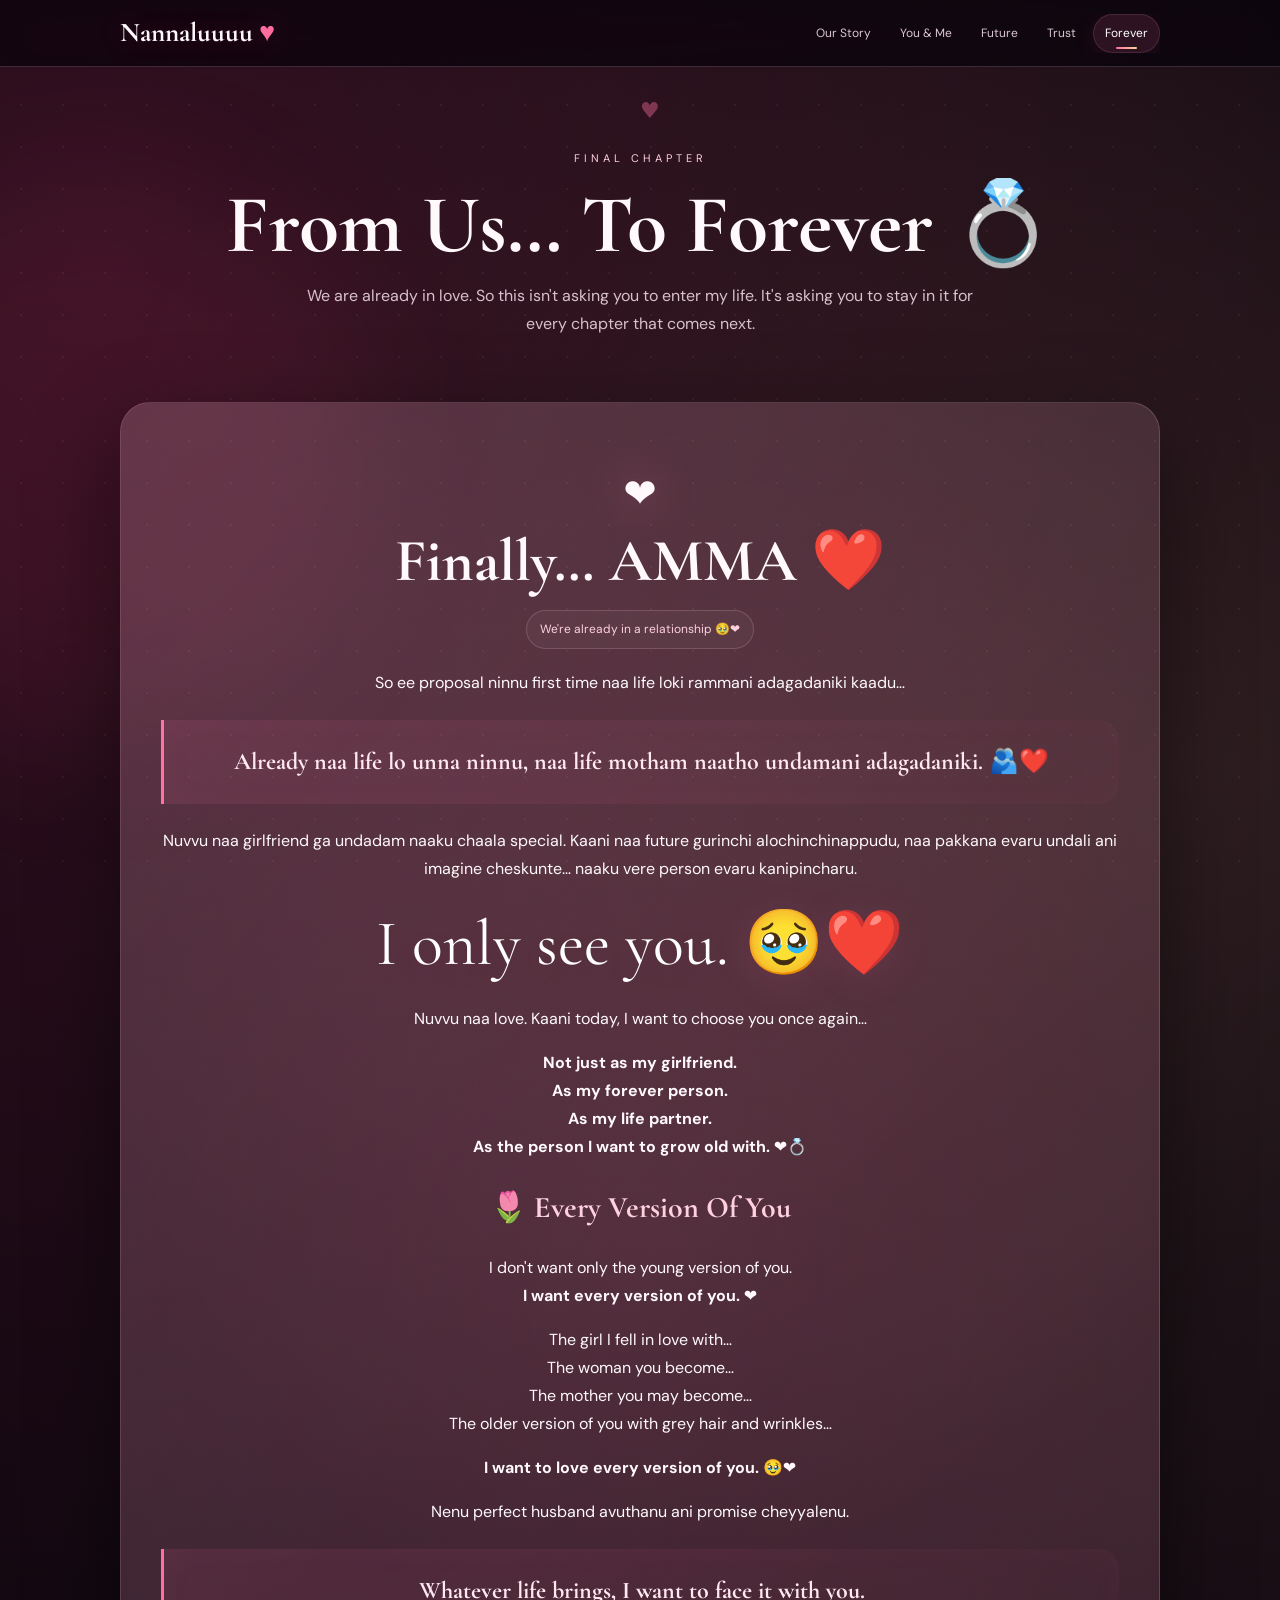
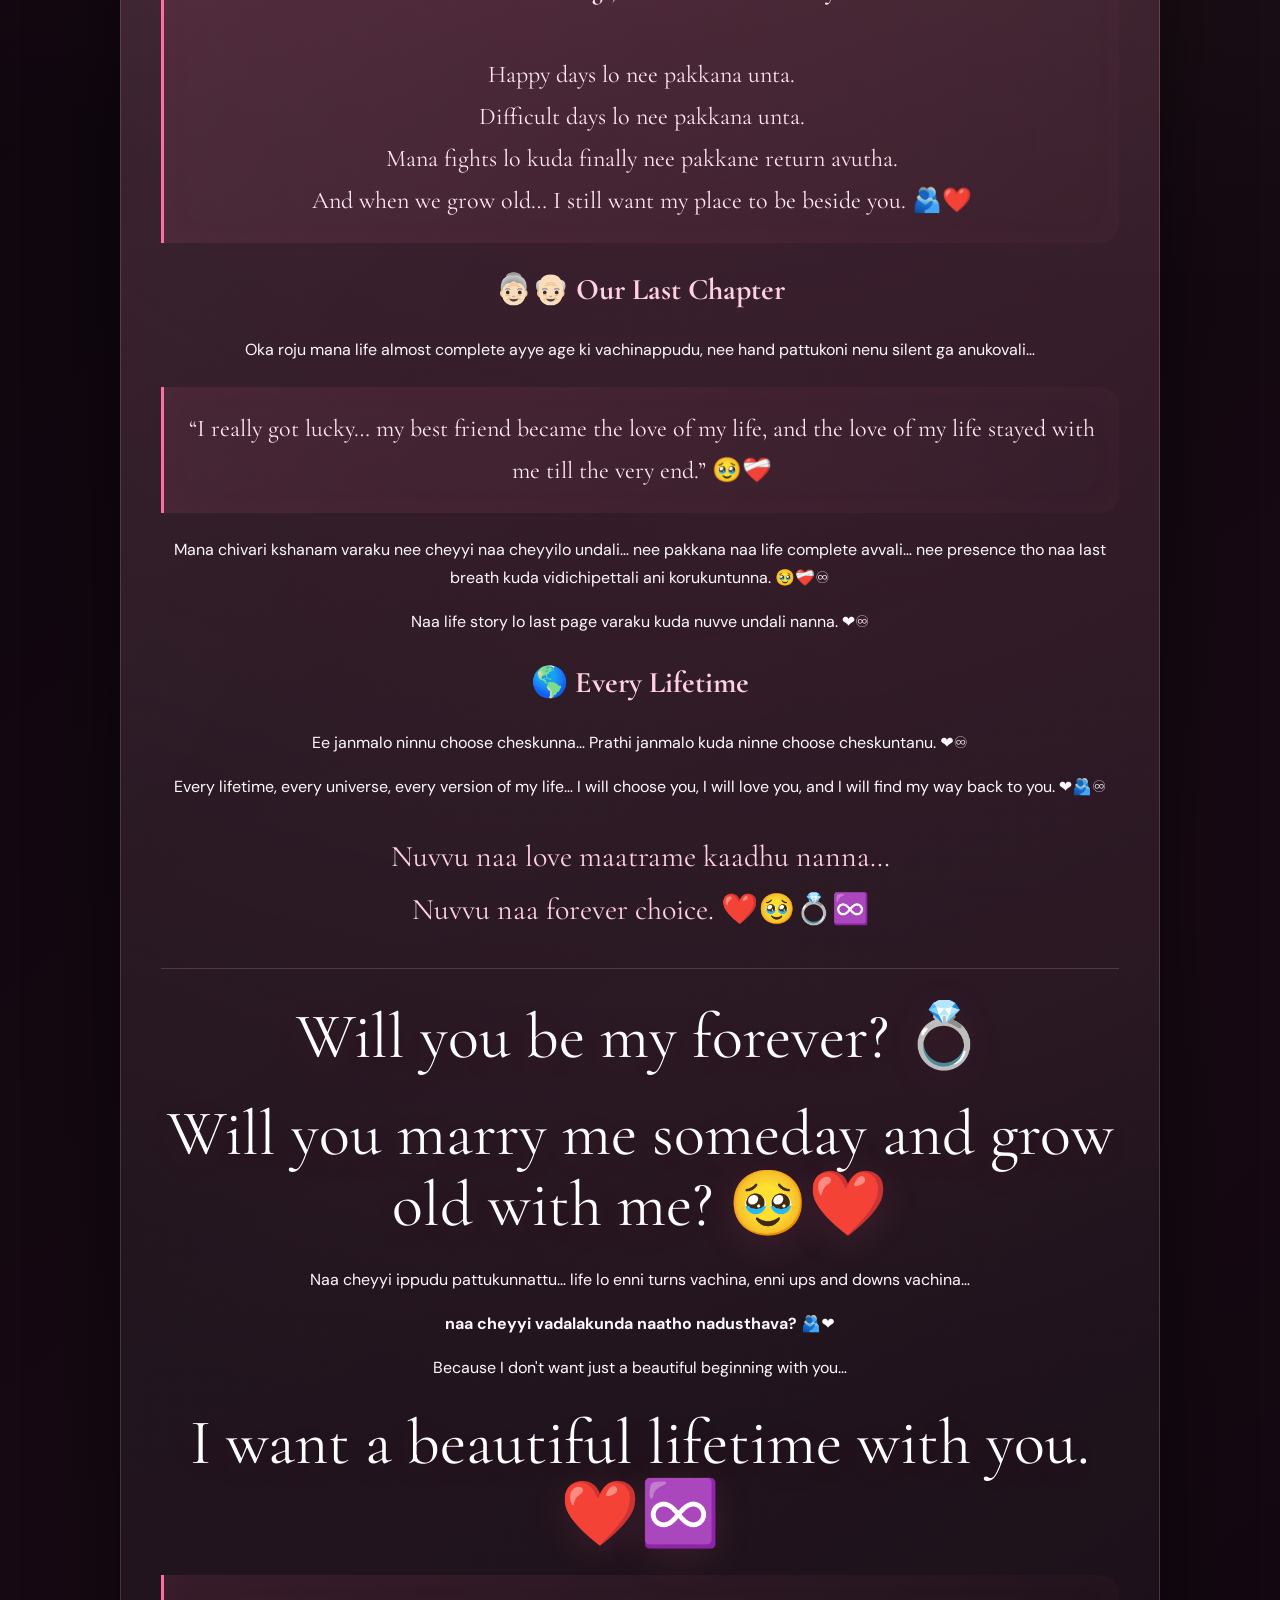
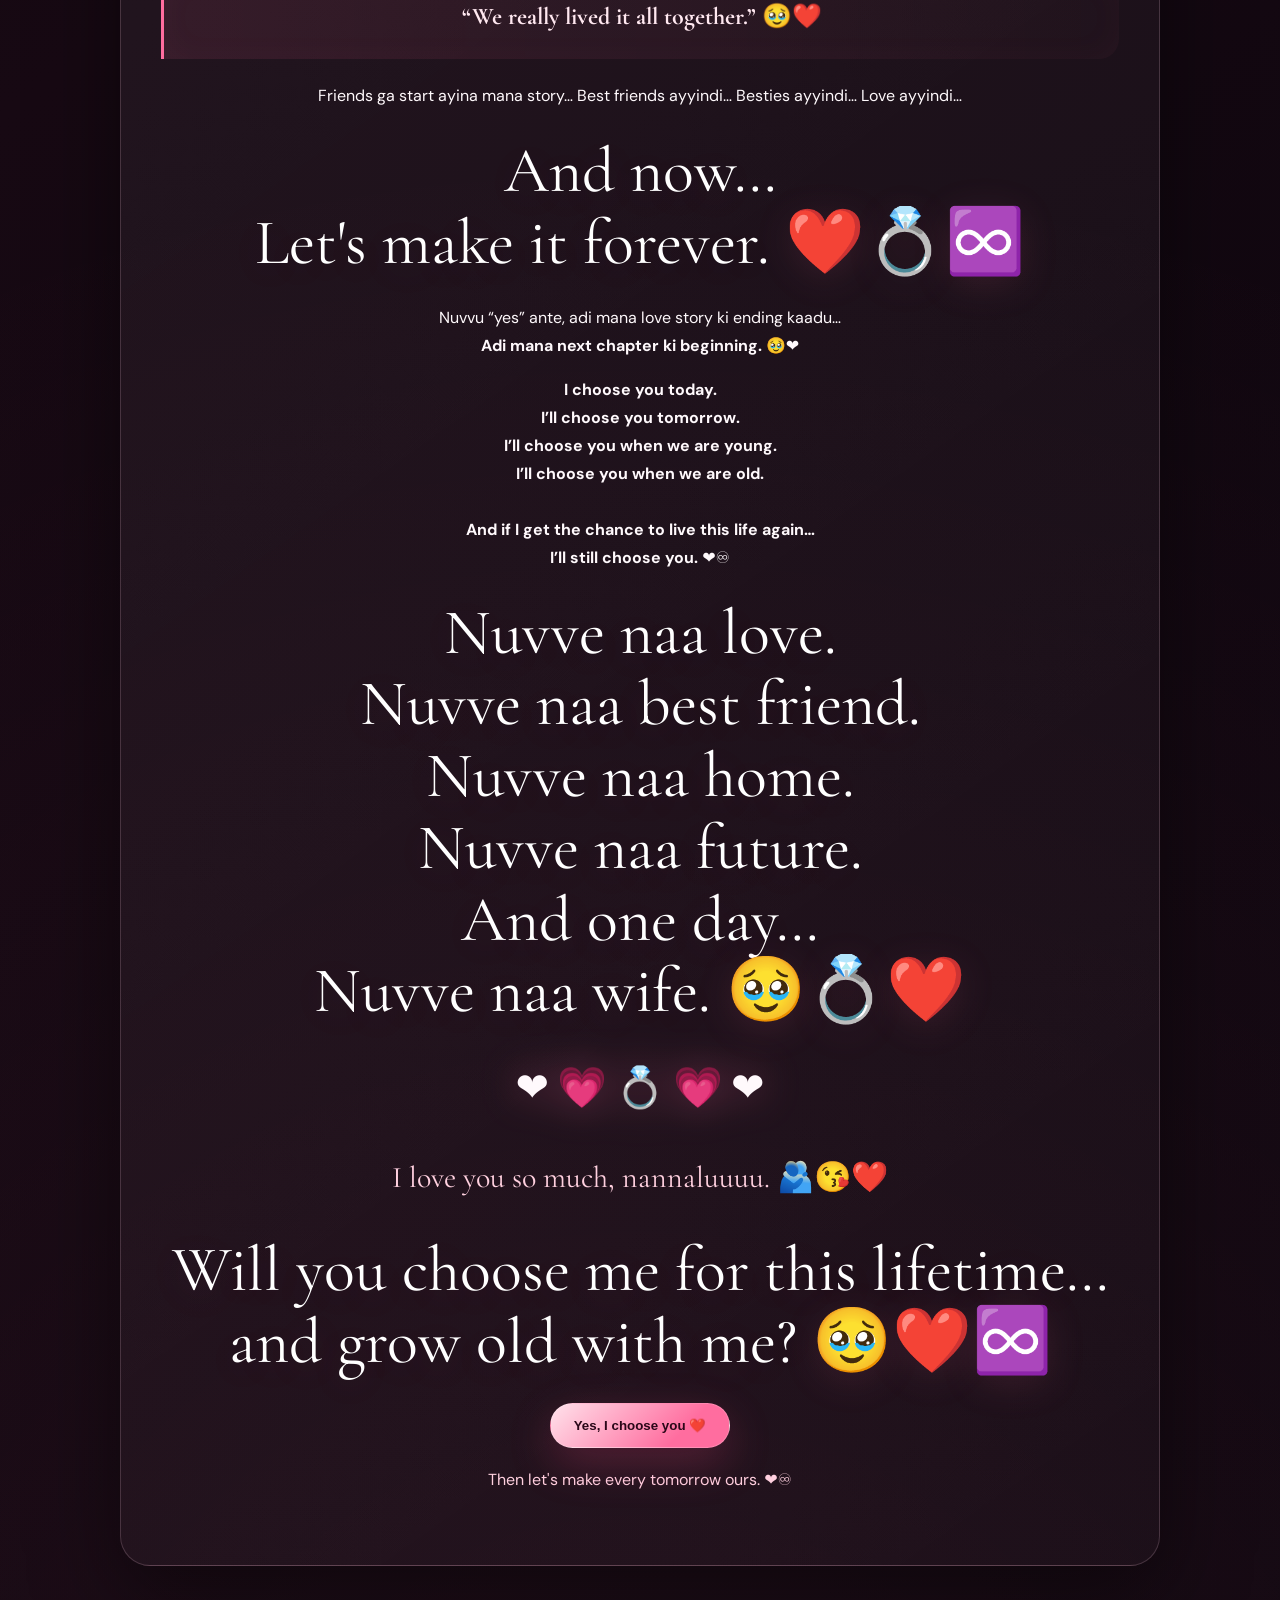
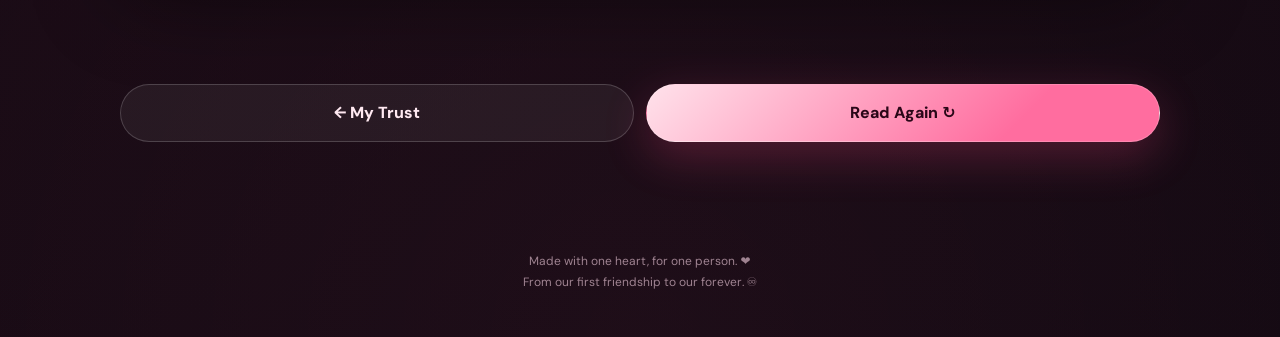
<file: proposal.html>
<!DOCTYPE html><html lang="en"><head><meta charset="UTF-8"><meta name="viewport" content="width=device-width,initial-scale=1,viewport-fit=cover"><meta name="theme-color" content="#09050a"><title>Our Forever 💍 | Nannaluuuu</title><style id="site-style">
@import url('https://fonts.googleapis.com/css2?family=Cormorant+Garamond:wght@500;600;700&family=DM+Sans:wght@400;500;600;700&display=swap');
:root{--bg:#07040a;--surface:rgba(255,255,255,.065);--surface2:rgba(255,255,255,.095);--pink:#ff6d9f;--pink2:#ffd0df;--gold:#f7d79c;--white:#fff9fc;--muted:#d8c1cc;--line:rgba(255,205,225,.18);--shadow:0 28px 90px rgba(0,0,0,.48);--r:30px;--ease:cubic-bezier(.22,.8,.2,1)}
*{box-sizing:border-box}html{scroll-behavior:smooth}body{margin:0;min-height:100vh;color:var(--white);font-family:"DM Sans",system-ui,sans-serif;line-height:1.75;overflow-x:hidden;background:radial-gradient(circle at 8% 5%,rgba(255,75,135,.18),transparent 30%),radial-gradient(circle at 92% 15%,rgba(247,215,156,.10),transparent 25%),radial-gradient(circle at 50% 100%,rgba(255,109,159,.08),transparent 35%),linear-gradient(145deg,#07040a,#170913 55%,#09050c);}
body:before{content:"";position:fixed;inset:0;pointer-events:none;z-index:-2;opacity:.055;background-image:radial-gradient(#fff 1px,transparent 1px);background-size:42px 42px}
body:after{content:"";position:fixed;width:45vw;height:45vw;max-width:560px;max-height:560px;left:-15vw;top:20vh;border-radius:50%;background:rgba(255,70,130,.08);filter:blur(70px);pointer-events:none;z-index:-1;animation:aurora 12s ease-in-out infinite alternate}
a{color:inherit}button,a{touch-action:manipulation}.container{width:min(1040px,calc(100% - 28px));margin:auto}
.topbar{position:sticky;top:0;z-index:500;background:rgba(7,4,10,.70);backdrop-filter:blur(20px) saturate(150%);border-bottom:1px solid var(--line)}
.nav{min-height:66px;display:flex;align-items:center;justify-content:space-between;gap:12px}.brand{font-family:"Cormorant Garamond",serif;font-size:27px;font-weight:700;text-decoration:none;white-space:nowrap;text-shadow:0 0 30px rgba(255,109,159,.3)}.brand span{color:var(--pink);animation:heartbeat 1.7s ease-in-out infinite;display:inline-block}
.menu{display:flex;gap:5px;overflow-x:auto;scrollbar-width:none}.menu::-webkit-scrollbar{display:none}.menu a{position:relative;text-decoration:none;color:#dcc8d1;padding:9px 12px;border-radius:999px;font-size:12px;transition:.25s var(--ease)}.menu a:hover,.menu a.active{color:#fff;background:rgba(255,109,159,.13);box-shadow:inset 0 0 0 1px rgba(255,190,210,.12),0 5px 25px rgba(255,75,135,.10)}.menu a.active:after{content:"";position:absolute;left:35%;right:35%;bottom:4px;height:2px;border-radius:9px;background:linear-gradient(90deg,var(--pink),var(--gold))}
.hero{min-height:calc(100svh - 66px);display:grid;place-items:center;text-align:center;padding:60px 0;position:relative}.hero-card{position:relative;overflow:hidden;padding:clamp(42px,7vw,72px) clamp(22px,5vw,54px);border:1px solid var(--line);border-radius:40px;background:linear-gradient(145deg,rgba(255,255,255,.105),rgba(255,255,255,.025));box-shadow:var(--shadow),0 0 100px rgba(255,80,140,.07);isolation:isolate}.hero-card:before{content:"";position:absolute;inset:-2px;background:conic-gradient(from 180deg,transparent,rgba(255,109,159,.18),transparent 28%,rgba(247,215,156,.12),transparent 55%);filter:blur(18px);z-index:-1;animation:spin 12s linear infinite}.hero-card:after{content:"";position:absolute;width:300px;height:300px;border-radius:50%;background:rgba(255,109,159,.14);filter:blur(50px);left:50%;top:28%;transform:translate(-50%,-50%);z-index:-1}
.eyebrow{text-transform:uppercase;letter-spacing:4px;color:var(--pink2);font-size:11px;position:relative;z-index:1}.hero h1,h1,h2,h3{font-family:"Cormorant Garamond",serif;line-height:1.1}.hero h1{font-size:clamp(58px,13vw,112px);margin:14px 0;text-shadow:0 12px 50px rgba(255,80,140,.15)}h1{font-size:clamp(48px,9vw,82px);margin:12px 0}h2{font-size:clamp(35px,7vw,60px);margin:0 0 12px}h3{font-size:30px;color:var(--pink2)}.hero p{max-width:650px;margin:0 auto 28px;color:var(--muted);font-size:17px}
.btn{position:relative;display:inline-flex;align-items:center;justify-content:center;gap:9px;border:1px solid rgba(255,255,255,.18);background:linear-gradient(135deg,#ffe2eb,#ff6d9f 72%);color:#2a0718;font-weight:800;padding:14px 23px;border-radius:999px;text-decoration:none;box-shadow:0 15px 45px rgba(255,75,135,.24);transition:transform .25s var(--ease),box-shadow .25s var(--ease);overflow:hidden;cursor:pointer}.btn:before{content:"";position:absolute;inset:0;transform:translateX(-110%);background:linear-gradient(90deg,transparent,rgba(255,255,255,.55),transparent);transition:.55s}.btn:hover{transform:translateY(-4px) scale(1.015);box-shadow:0 20px 60px rgba(255,75,135,.38)}.btn:hover:before{transform:translateX(110%)}.btn.ghost{background:rgba(255,255,255,.055);color:#ffe9f1;box-shadow:none}.btn.ghost:hover{background:rgba(255,109,159,.10)}
.floating{position:absolute;inset:0;overflow:hidden;pointer-events:none}.floating span{position:absolute;bottom:-50px;font-size:22px;opacity:.55;filter:drop-shadow(0 0 10px rgba(255,109,159,.35));animation:float 9s linear infinite}.floating span:nth-child(1){left:8%}.floating span:nth-child(2){left:27%;animation-delay:1.8s}.floating span:nth-child(3){left:52%;animation-delay:3.5s}.floating span:nth-child(4){left:76%;animation-delay:5s}.floating span:nth-child(5){left:91%;animation-delay:2.4s}
.section{padding:80px 0}.section-head{text-align:center;margin-bottom:38px}.section-head p,.page-hero p{color:var(--muted);max-width:700px;margin:12px auto}.card{position:relative;border:1px solid var(--line);background:linear-gradient(145deg,rgba(255,255,255,.075),rgba(255,255,255,.025));border-radius:var(--r);box-shadow:var(--shadow);padding:29px;overflow:hidden}.card:before{content:"";position:absolute;inset:0;background:linear-gradient(120deg,rgba(255,255,255,.05),transparent 35%);pointer-events:none}.story-card{margin-bottom:18px}.story-card p{font-size:17px;color:#f8eaf0}.quote{padding:21px;border-left:3px solid var(--pink);background:linear-gradient(90deg,rgba(255,109,159,.09),rgba(255,109,159,.02));border-radius:0 20px 20px 0;margin:23px 0;color:#ffe8f0;font-family:"Cormorant Garamond",serif;font-size:24px;box-shadow:inset 0 0 35px rgba(255,109,159,.035)}
.grid{display:grid;grid-template-columns:repeat(2,1fr);gap:17px}.grid3{grid-template-columns:repeat(3,1fr)}.feature{text-align:center;padding:27px;border:1px solid var(--line);border-radius:26px;background:linear-gradient(145deg,rgba(255,255,255,.075),rgba(255,255,255,.025));transition:.3s var(--ease);text-decoration:none;position:relative;overflow:hidden}.feature:before{content:"";position:absolute;width:130px;height:130px;right:-60px;top:-60px;background:rgba(255,109,159,.10);border-radius:50%;filter:blur(20px);transition:.4s}.feature:hover{transform:translateY(-8px);border-color:rgba(255,180,204,.38);box-shadow:0 18px 55px rgba(0,0,0,.28),0 0 35px rgba(255,75,135,.08)}.feature:hover:before{transform:scale(1.5)}.feature .big-icon{font-size:39px;margin-bottom:11px;display:inline-block;filter:drop-shadow(0 8px 16px rgba(255,109,159,.22));animation:iconFloat 3.5s ease-in-out infinite}.feature:nth-child(2) .big-icon{animation-delay:.4s}.feature:nth-child(3) .big-icon{animation-delay:.8s}.feature:nth-child(4) .big-icon{animation-delay:1.2s}.feature:nth-child(5) .big-icon{animation-delay:1.6s}.feature:nth-child(6) .big-icon{animation-delay:2s}.feature h3{margin:5px 0 7px;font-size:26px}.feature p{margin:0;color:var(--muted);font-size:14px}
.timeline{position:relative;max-width:790px;margin:auto}.timeline:before{content:"";position:absolute;left:20px;top:0;bottom:0;width:2px;background:linear-gradient(var(--pink),rgba(255,109,159,.04));box-shadow:0 0 12px rgba(255,109,159,.35)}.timeline-item{position:relative;padding:0 0 26px 60px}.timeline-dot{position:absolute;left:7px;top:3px;width:28px;height:28px;border-radius:50%;display:grid;place-items:center;background:#21101c;border:1px solid var(--pink);font-size:13px;box-shadow:0 0 22px rgba(255,109,159,.25);animation:heartbeat 2.2s ease-in-out infinite}.timeline-item .card{padding:22px}.timeline-item h3{margin:0 0 6px;font-size:27px}.timeline-item p{margin:0;color:var(--muted)}
.page-hero{padding:82px 0 42px;text-align:center;position:relative}.page-hero:after{content:"♥";position:absolute;top:25px;left:50%;font-size:22px;color:rgba(255,109,159,.4);animation:heartbeat 2s infinite}
.page-nav{display:flex;justify-content:space-between;gap:12px;margin:38px 0 65px}.page-nav a{min-width:0;flex:1}.final{text-align:center;padding:clamp(35px,6vw,55px) clamp(22px,5vw,40px);background:radial-gradient(circle at 50% 20%,rgba(255,109,159,.17),transparent 50%),linear-gradient(145deg,rgba(255,255,255,.08),rgba(255,255,255,.025))}.question{font-family:"Cormorant Garamond",serif;font-size:clamp(35px,8vw,64px);line-height:1.12;color:#fff;margin:25px 0;text-shadow:0 8px 40px rgba(255,109,159,.12)}.signature{font-family:"Cormorant Garamond",serif;font-size:30px;color:var(--pink2)}.badge{display:inline-block;padding:8px 13px;border:1px solid var(--line);border-radius:999px;color:var(--pink2);font-size:12px;margin:4px;background:rgba(255,255,255,.035)}footer{text-align:center;padding:44px 15px;color:#9f8391;font-size:12px}
.progress{position:fixed;top:0;left:0;width:100%;height:3px;z-index:1000;background:transparent}.progress span{display:block;width:0;height:100%;background:linear-gradient(90deg,var(--pink),var(--gold),var(--pink));box-shadow:0 0 12px rgba(255,109,159,.7)}
.heart-pop{font-size:40px;min-height:50px;filter:drop-shadow(0 0 20px rgba(255,109,159,.4))}.pulse{animation:pulse 1.7s infinite}.reveal{opacity:1;transform:none}.js-ready .reveal{opacity:0;transform:translateY(25px) scale(.985);transition:opacity .8s var(--ease),transform .8s var(--ease)}.js-ready .reveal.show{opacity:1;transform:none}
.page-transition{position:fixed;inset:0;z-index:2000;display:grid;place-items:center;background:radial-gradient(circle,rgba(255,109,159,.18),transparent 35%),#08040a;opacity:0;visibility:hidden;pointer-events:none;transition:opacity .35s ease,visibility .35s ease}.page-transition.show{opacity:1;visibility:visible}.transition-heart{font-size:52px;animation:pulse 1s infinite}.transition-text{margin-top:12px;color:var(--pink2);font-family:"Cormorant Garamond",serif;font-size:25px}.spark{position:fixed;width:4px;height:4px;border-radius:50%;background:#ffd9e6;pointer-events:none;z-index:1200;animation:spark 1.1s ease-out forwards}
@keyframes float{0%{transform:translateY(0) rotate(0);opacity:0}12%{opacity:.55}100%{transform:translateY(-115vh) rotate(35deg);opacity:0}}@keyframes pulse{0%,100%{transform:scale(1)}50%{transform:scale(1.12)}}@keyframes heartbeat{0%,100%{transform:scale(1)}14%{transform:scale(1.14)}28%{transform:scale(1)}}@keyframes aurora{from{transform:translate(0,0) scale(1)}to{transform:translate(20vw,8vh) scale(1.25)}}@keyframes spin{to{transform:rotate(360deg)}}@keyframes iconFloat{0%,100%{transform:translateY(0) rotate(0)}50%{transform:translateY(-5px) rotate(2deg)}}@keyframes spark{from{transform:translate(0,0) scale(1);opacity:1}to{transform:translate(var(--dx),var(--dy)) scale(0);opacity:0}}
@media(max-width:800px){.nav{min-height:60px}.brand{font-size:24px}.menu a{padding:8px 10px}.grid3{grid-template-columns:1fr 1fr}.section{padding:62px 0}.hero-card{border-radius:30px}}
@media(max-width:600px){.container{width:min(100% - 20px,1040px)}.nav{align-items:center}.menu{max-width:57vw}.grid,.grid3{grid-template-columns:1fr}.card{padding:22px}.quote{font-size:21px}.page-nav{flex-direction:column}.page-nav a{width:100%}.page-hero{padding-top:65px}.hero{padding:35px 0}.hero-card{padding:42px 19px}.hero p{font-size:15px}.btn{width:100%;padding:14px 18px}.page-nav .btn{width:100%}}
@media(prefers-reduced-motion:reduce){*,*:before,*:after{animation-duration:.001ms!important;animation-iteration-count:1!important;scroll-behavior:auto!important;transition-duration:.001ms!important}}
</style></head><body><div class="page-transition" aria-hidden="true"><div><div class="transition-heart">❤️</div><div class="transition-text">A little more of us…</div></div></div><div class="progress"><span></span></div>
<header class="topbar"><div class="container nav">
<a class="brand" href="./index.html">Nannaluuuu <span>♥</span></a>
<nav class="menu">
<a href="./story.html">Our Story</a><a href="./you.html">You & Me</a><a href="./future.html">Future</a><a href="./trust.html">Trust</a><a href="./proposal.html">Forever</a>
</nav></div></header>
<main class="container">
<section class="page-hero"><div class="eyebrow">Final Chapter</div><h1>From Us… To Forever 💍</h1><p>We are already in love. So this isn't asking you to enter my life. It's asking you to stay in it for every chapter that comes next.</p></section>
<section class="section" style="padding-top:10px">
<div class="card final reveal">
<div class="heart-pop pulse">❤️</div>
<h2>Finally… AMMA ❤️</h2>
<span class="badge">We're already in a relationship 🥹❤️</span>
<p>So ee proposal ninnu first time naa life loki rammani adagadaniki kaadu…</p>
<div class="quote"><strong>Already naa life lo unna ninnu, naa life motham naatho undamani adagadaniki. 🫂❤️</strong></div>
<p>Nuvvu naa girlfriend ga undadam naaku chaala special. Kaani naa future gurinchi alochinchinappudu, naa pakkana evaru undali ani imagine cheskunte… naaku vere person evaru kanipincharu.</p>
<div class="question">I only see you. 🥹❤️</div>
<p>Nuvvu naa love. Kaani today, I want to choose you once again…</p>
<p><strong>Not just as my girlfriend.<br>As my forever person.<br>As my life partner.<br>As the person I want to grow old with. ❤️💍</strong></p>
<h3>🌷 Every Version Of You</h3>
<p>I don't want only the young version of you.<br><strong>I want every version of you.</strong> ❤️</p>
<p>The girl I fell in love with…<br>The woman you become…<br>The mother you may become…<br>The older version of you with grey hair and wrinkles…</p>
<p><strong>I want to love every version of you. 🥹❤️</strong></p>
<p>Nenu perfect husband avuthanu ani promise cheyyalenu.</p>
<div class="quote"><strong>Whatever life brings, I want to face it with you.</strong><br><br>Happy days lo nee pakkana unta.<br>Difficult days lo nee pakkana unta.<br>Mana fights lo kuda finally nee pakkane return avutha.<br>And when we grow old… I still want my place to be beside you. 🫂❤️</div>
<h3>👵🏻👴🏻 Our Last Chapter</h3>
<p>Oka roju mana life almost complete ayye age ki vachinappudu, nee hand pattukoni nenu silent ga anukovali…</p>
<div class="quote">“I really got lucky… my best friend became the love of my life, and the love of my life stayed with me till the very end.” 🥹❤️‍🩹</div>
<p>Mana chivari kshanam varaku nee cheyyi naa cheyyilo undali… nee pakkana naa life complete avvali… nee presence tho naa last breath kuda vidichipettali ani korukuntunna. 🥹❤️‍🩹♾️</p>
<p>Naa life story lo last page varaku kuda nuvve undali nanna. ❤️♾️</p>
<h3>🌎 Every Lifetime</h3>
<p>Ee janmalo ninnu choose cheskunna… Prathi janmalo kuda ninne choose cheskuntanu. ❤️♾️</p>
<p>Every lifetime, every universe, every version of my life… I will choose you, I will love you, and I will find my way back to you. ❤️🫂♾️</p>
<p class="signature">Nuvvu naa love maatrame kaadhu nanna…<br>Nuvvu naa forever choice. ❤️🥹💍♾️</p>
<hr style="border:0;border-top:1px solid var(--line);margin:32px 0">
<div class="question">Will you be my forever? 💍</div>
<div class="question">Will you marry me someday and grow old with me? 🥹❤️</div>
<p>Naa cheyyi ippudu pattukunnattu… life lo enni turns vachina, enni ups and downs vachina…</p>
<p><strong>naa cheyyi vadalakunda naatho nadusthava? 🫂❤️</strong></p>
<p>Because I don't want just a beautiful beginning with you…</p>
<div class="question">I want a beautiful lifetime with you. ❤️♾️</div>
<div class="quote"><strong>“We really lived it all together.” 🥹❤️</strong></div>
<p>Friends ga start ayina mana story… Best friends ayyindi… Besties ayyindi… Love ayyindi…</p>
<div class="question">And now…<br>Let's make it forever. ❤️💍♾️</div>
<p>Nuvvu “yes” ante, adi mana love story ki ending kaadu…<br><strong>Adi mana next chapter ki beginning. 🥹❤️</strong></p>
<p><strong>I choose you today.<br>I’ll choose you tomorrow.<br>I’ll choose you when we are young.<br>I’ll choose you when we are old.<br><br>And if I get the chance to live this life again…<br>I’ll still choose you. ❤️♾️</strong></p>
<div class="question">Nuvve naa love.<br>Nuvve naa best friend.<br>Nuvve naa home.<br>Nuvve naa future.<br>And one day…<br>Nuvve naa wife. 🥹💍❤️</div>
<div class="heart-pop">❤️ 💗 💍 💗 ❤️</div>
<p class="signature">I love you so much, nannaluuuu. 🫂😘❤️</p>
<div class="question">Will you choose me for this lifetime…<br>and grow old with me? 🥹❤️♾️</div>
<button class="btn" onclick="heartBurst(50)">Yes, I choose you ❤️</button>
<p style="color:var(--pink2);margin-top:18px">Then let's make every tomorrow ours. ❤️♾️</p>
</div>
</section>
<div class="page-nav"><a class="btn ghost" href="./trust.html">← My Trust</a><a class="btn" href="./index.html">Read Again ↻</a></div>
</main><footer>Made with one heart, for one person. ❤️<br>From our first friendship to our forever. ♾️</footer><script id="site-script">
(() => {
  const ready = () => {
    document.body.classList.add('js-ready');
    document.body.classList.add('page-enter');

    const reveals = [...document.querySelectorAll('.reveal')];
    if ('IntersectionObserver' in window) {
      const io = new IntersectionObserver(entries => {
        entries.forEach(entry => {
          if (entry.isIntersecting) {
            entry.target.classList.add('show');
            io.unobserve(entry.target);
          }
        });
      }, {threshold:.08});
      reveals.forEach((el,i) => { el.style.transitionDelay = Math.min(i*65,420)+'ms'; io.observe(el); });
    } else reveals.forEach(el => el.classList.add('show'));

    const bar = document.querySelector('.progress span');
    const update = () => {
      const max = document.documentElement.scrollHeight - window.innerHeight;
      if (bar) bar.style.width = (max > 0 ? window.scrollY / max * 100 : 0) + '%';
    };
    window.addEventListener('scroll', update, {passive:true}); update();

    const current = location.pathname.split('/').pop() || 'index.html';
    document.querySelectorAll('.menu a').forEach(a => {
      const href = (a.getAttribute('href') || '').split('/').pop().split('?')[0].split('#')[0];
      if (href === current || (current === '' && href === 'index.html')) a.classList.add('active');
    });

    const transition = document.querySelector('.page-transition');
    document.querySelectorAll('a[href$=".html"]').forEach(a => {
      a.addEventListener('click', event => {
        const href = a.getAttribute('href');
        if (!href || href.startsWith('#') || a.target === '_blank') return;
        event.preventDefault();
        if (transition) transition.classList.add('show');
        setTimeout(() => { window.location.href = href; }, 280);
      });
    });

    // Tiny sparkle trail on the final CTA only.
    document.querySelectorAll('.btn').forEach(btn => btn.addEventListener('click', () => sparkleBurst(btn)));
  };

  function sparkleBurst(origin) {
    const r = origin.getBoundingClientRect();
    for (let i=0;i<8;i++) {
      const s = document.createElement('i'); s.className='spark';
      s.style.left=(r.left+r.width/2)+'px'; s.style.top=(r.top+r.height/2)+'px';
      s.style.setProperty('--dx', ((Math.random()-.5)*150)+'px');
      s.style.setProperty('--dy', ((Math.random()-.5)*100)+'px');
      document.body.appendChild(s); setTimeout(()=>s.remove(),1150);
    }
  }

  window.heartBurst = function(count=36) {
    const icons=['❤️','💗','💖','💘','💞','✨','💍','🥹'];
    for(let i=0;i<count;i++){
      const s=document.createElement('span');
      s.textContent=icons[Math.floor(Math.random()*icons.length)];
      s.style.position='fixed'; s.style.left=(50+(Math.random()*60-30))+'vw'; s.style.top=(52+(Math.random()*16-8))+'vh';
      s.style.zIndex='9999'; s.style.pointerEvents='none'; s.style.fontSize=(18+Math.random()*24)+'px';
      document.body.appendChild(s);
      const dx=(Math.random()*440-220), dy=-(120+Math.random()*460), rot=Math.random()*540-270;
      s.animate([{transform:'translate(0,0) scale(.35) rotate(0deg)',opacity:0},{transform:`translate(${dx}px,${dy}px) scale(1.25) rotate(${rot}deg)`,opacity:1},{transform:`translate(${dx*1.15}px,${dy*1.18}px) scale(.35) rotate(${rot*1.5}deg)`,opacity:0}],{duration:1500+Math.random()*900,easing:'cubic-bezier(.2,.8,.2,1)'}).onfinish=()=>s.remove();
    }
  };

  if (document.readyState === 'loading') document.addEventListener('DOMContentLoaded', ready); else ready();
})();
</script></body></html>
</file>
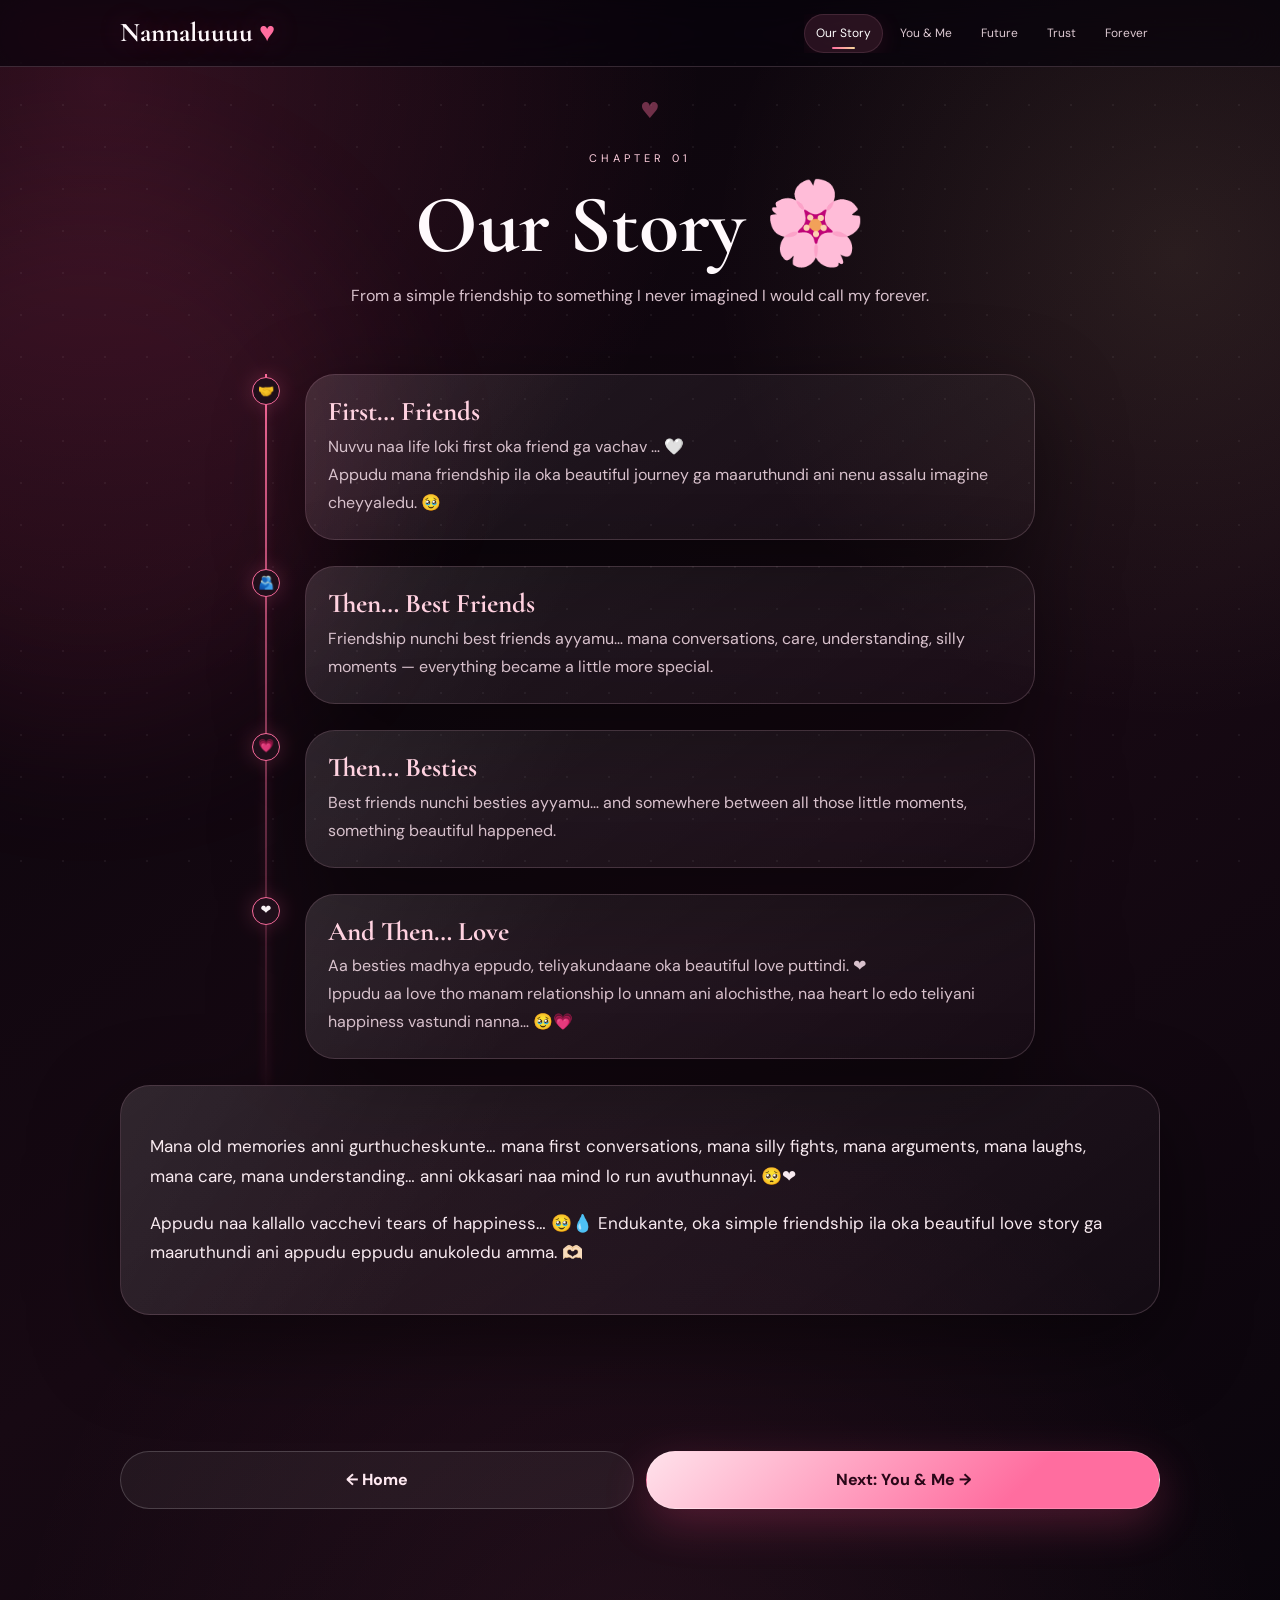
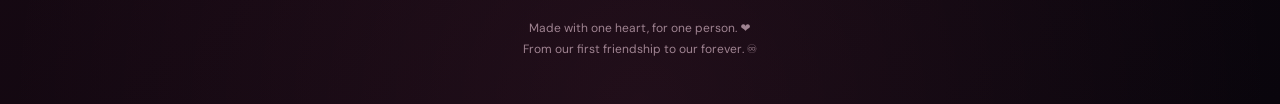
<file: story.html>
<!DOCTYPE html><html lang="en"><head><meta charset="UTF-8"><meta name="viewport" content="width=device-width,initial-scale=1,viewport-fit=cover"><meta name="theme-color" content="#09050a"><title>Our Story 🌸 | Nannaluuuu</title><style id="site-style">
@import url('https://fonts.googleapis.com/css2?family=Cormorant+Garamond:wght@500;600;700&family=DM+Sans:wght@400;500;600;700&display=swap');
:root{--bg:#07040a;--surface:rgba(255,255,255,.065);--surface2:rgba(255,255,255,.095);--pink:#ff6d9f;--pink2:#ffd0df;--gold:#f7d79c;--white:#fff9fc;--muted:#d8c1cc;--line:rgba(255,205,225,.18);--shadow:0 28px 90px rgba(0,0,0,.48);--r:30px;--ease:cubic-bezier(.22,.8,.2,1)}
*{box-sizing:border-box}html{scroll-behavior:smooth}body{margin:0;min-height:100vh;color:var(--white);font-family:"DM Sans",system-ui,sans-serif;line-height:1.75;overflow-x:hidden;background:radial-gradient(circle at 8% 5%,rgba(255,75,135,.18),transparent 30%),radial-gradient(circle at 92% 15%,rgba(247,215,156,.10),transparent 25%),radial-gradient(circle at 50% 100%,rgba(255,109,159,.08),transparent 35%),linear-gradient(145deg,#07040a,#170913 55%,#09050c);}
body:before{content:"";position:fixed;inset:0;pointer-events:none;z-index:-2;opacity:.055;background-image:radial-gradient(#fff 1px,transparent 1px);background-size:42px 42px}
body:after{content:"";position:fixed;width:45vw;height:45vw;max-width:560px;max-height:560px;left:-15vw;top:20vh;border-radius:50%;background:rgba(255,70,130,.08);filter:blur(70px);pointer-events:none;z-index:-1;animation:aurora 12s ease-in-out infinite alternate}
a{color:inherit}button,a{touch-action:manipulation}.container{width:min(1040px,calc(100% - 28px));margin:auto}
.topbar{position:sticky;top:0;z-index:500;background:rgba(7,4,10,.70);backdrop-filter:blur(20px) saturate(150%);border-bottom:1px solid var(--line)}
.nav{min-height:66px;display:flex;align-items:center;justify-content:space-between;gap:12px}.brand{font-family:"Cormorant Garamond",serif;font-size:27px;font-weight:700;text-decoration:none;white-space:nowrap;text-shadow:0 0 30px rgba(255,109,159,.3)}.brand span{color:var(--pink);animation:heartbeat 1.7s ease-in-out infinite;display:inline-block}
.menu{display:flex;gap:5px;overflow-x:auto;scrollbar-width:none}.menu::-webkit-scrollbar{display:none}.menu a{position:relative;text-decoration:none;color:#dcc8d1;padding:9px 12px;border-radius:999px;font-size:12px;transition:.25s var(--ease)}.menu a:hover,.menu a.active{color:#fff;background:rgba(255,109,159,.13);box-shadow:inset 0 0 0 1px rgba(255,190,210,.12),0 5px 25px rgba(255,75,135,.10)}.menu a.active:after{content:"";position:absolute;left:35%;right:35%;bottom:4px;height:2px;border-radius:9px;background:linear-gradient(90deg,var(--pink),var(--gold))}
.hero{min-height:calc(100svh - 66px);display:grid;place-items:center;text-align:center;padding:60px 0;position:relative}.hero-card{position:relative;overflow:hidden;padding:clamp(42px,7vw,72px) clamp(22px,5vw,54px);border:1px solid var(--line);border-radius:40px;background:linear-gradient(145deg,rgba(255,255,255,.105),rgba(255,255,255,.025));box-shadow:var(--shadow),0 0 100px rgba(255,80,140,.07);isolation:isolate}.hero-card:before{content:"";position:absolute;inset:-2px;background:conic-gradient(from 180deg,transparent,rgba(255,109,159,.18),transparent 28%,rgba(247,215,156,.12),transparent 55%);filter:blur(18px);z-index:-1;animation:spin 12s linear infinite}.hero-card:after{content:"";position:absolute;width:300px;height:300px;border-radius:50%;background:rgba(255,109,159,.14);filter:blur(50px);left:50%;top:28%;transform:translate(-50%,-50%);z-index:-1}
.eyebrow{text-transform:uppercase;letter-spacing:4px;color:var(--pink2);font-size:11px;position:relative;z-index:1}.hero h1,h1,h2,h3{font-family:"Cormorant Garamond",serif;line-height:1.1}.hero h1{font-size:clamp(58px,13vw,112px);margin:14px 0;text-shadow:0 12px 50px rgba(255,80,140,.15)}h1{font-size:clamp(48px,9vw,82px);margin:12px 0}h2{font-size:clamp(35px,7vw,60px);margin:0 0 12px}h3{font-size:30px;color:var(--pink2)}.hero p{max-width:650px;margin:0 auto 28px;color:var(--muted);font-size:17px}
.btn{position:relative;display:inline-flex;align-items:center;justify-content:center;gap:9px;border:1px solid rgba(255,255,255,.18);background:linear-gradient(135deg,#ffe2eb,#ff6d9f 72%);color:#2a0718;font-weight:800;padding:14px 23px;border-radius:999px;text-decoration:none;box-shadow:0 15px 45px rgba(255,75,135,.24);transition:transform .25s var(--ease),box-shadow .25s var(--ease);overflow:hidden;cursor:pointer}.btn:before{content:"";position:absolute;inset:0;transform:translateX(-110%);background:linear-gradient(90deg,transparent,rgba(255,255,255,.55),transparent);transition:.55s}.btn:hover{transform:translateY(-4px) scale(1.015);box-shadow:0 20px 60px rgba(255,75,135,.38)}.btn:hover:before{transform:translateX(110%)}.btn.ghost{background:rgba(255,255,255,.055);color:#ffe9f1;box-shadow:none}.btn.ghost:hover{background:rgba(255,109,159,.10)}
.floating{position:absolute;inset:0;overflow:hidden;pointer-events:none}.floating span{position:absolute;bottom:-50px;font-size:22px;opacity:.55;filter:drop-shadow(0 0 10px rgba(255,109,159,.35));animation:float 9s linear infinite}.floating span:nth-child(1){left:8%}.floating span:nth-child(2){left:27%;animation-delay:1.8s}.floating span:nth-child(3){left:52%;animation-delay:3.5s}.floating span:nth-child(4){left:76%;animation-delay:5s}.floating span:nth-child(5){left:91%;animation-delay:2.4s}
.section{padding:80px 0}.section-head{text-align:center;margin-bottom:38px}.section-head p,.page-hero p{color:var(--muted);max-width:700px;margin:12px auto}.card{position:relative;border:1px solid var(--line);background:linear-gradient(145deg,rgba(255,255,255,.075),rgba(255,255,255,.025));border-radius:var(--r);box-shadow:var(--shadow);padding:29px;overflow:hidden}.card:before{content:"";position:absolute;inset:0;background:linear-gradient(120deg,rgba(255,255,255,.05),transparent 35%);pointer-events:none}.story-card{margin-bottom:18px}.story-card p{font-size:17px;color:#f8eaf0}.quote{padding:21px;border-left:3px solid var(--pink);background:linear-gradient(90deg,rgba(255,109,159,.09),rgba(255,109,159,.02));border-radius:0 20px 20px 0;margin:23px 0;color:#ffe8f0;font-family:"Cormorant Garamond",serif;font-size:24px;box-shadow:inset 0 0 35px rgba(255,109,159,.035)}
.grid{display:grid;grid-template-columns:repeat(2,1fr);gap:17px}.grid3{grid-template-columns:repeat(3,1fr)}.feature{text-align:center;padding:27px;border:1px solid var(--line);border-radius:26px;background:linear-gradient(145deg,rgba(255,255,255,.075),rgba(255,255,255,.025));transition:.3s var(--ease);text-decoration:none;position:relative;overflow:hidden}.feature:before{content:"";position:absolute;width:130px;height:130px;right:-60px;top:-60px;background:rgba(255,109,159,.10);border-radius:50%;filter:blur(20px);transition:.4s}.feature:hover{transform:translateY(-8px);border-color:rgba(255,180,204,.38);box-shadow:0 18px 55px rgba(0,0,0,.28),0 0 35px rgba(255,75,135,.08)}.feature:hover:before{transform:scale(1.5)}.feature .big-icon{font-size:39px;margin-bottom:11px;display:inline-block;filter:drop-shadow(0 8px 16px rgba(255,109,159,.22));animation:iconFloat 3.5s ease-in-out infinite}.feature:nth-child(2) .big-icon{animation-delay:.4s}.feature:nth-child(3) .big-icon{animation-delay:.8s}.feature:nth-child(4) .big-icon{animation-delay:1.2s}.feature:nth-child(5) .big-icon{animation-delay:1.6s}.feature:nth-child(6) .big-icon{animation-delay:2s}.feature h3{margin:5px 0 7px;font-size:26px}.feature p{margin:0;color:var(--muted);font-size:14px}
.timeline{position:relative;max-width:790px;margin:auto}.timeline:before{content:"";position:absolute;left:20px;top:0;bottom:0;width:2px;background:linear-gradient(var(--pink),rgba(255,109,159,.04));box-shadow:0 0 12px rgba(255,109,159,.35)}.timeline-item{position:relative;padding:0 0 26px 60px}.timeline-dot{position:absolute;left:7px;top:3px;width:28px;height:28px;border-radius:50%;display:grid;place-items:center;background:#21101c;border:1px solid var(--pink);font-size:13px;box-shadow:0 0 22px rgba(255,109,159,.25);animation:heartbeat 2.2s ease-in-out infinite}.timeline-item .card{padding:22px}.timeline-item h3{margin:0 0 6px;font-size:27px}.timeline-item p{margin:0;color:var(--muted)}
.page-hero{padding:82px 0 42px;text-align:center;position:relative}.page-hero:after{content:"♥";position:absolute;top:25px;left:50%;font-size:22px;color:rgba(255,109,159,.4);animation:heartbeat 2s infinite}
.page-nav{display:flex;justify-content:space-between;gap:12px;margin:38px 0 65px}.page-nav a{min-width:0;flex:1}.final{text-align:center;padding:clamp(35px,6vw,55px) clamp(22px,5vw,40px);background:radial-gradient(circle at 50% 20%,rgba(255,109,159,.17),transparent 50%),linear-gradient(145deg,rgba(255,255,255,.08),rgba(255,255,255,.025))}.question{font-family:"Cormorant Garamond",serif;font-size:clamp(35px,8vw,64px);line-height:1.12;color:#fff;margin:25px 0;text-shadow:0 8px 40px rgba(255,109,159,.12)}.signature{font-family:"Cormorant Garamond",serif;font-size:30px;color:var(--pink2)}.badge{display:inline-block;padding:8px 13px;border:1px solid var(--line);border-radius:999px;color:var(--pink2);font-size:12px;margin:4px;background:rgba(255,255,255,.035)}footer{text-align:center;padding:44px 15px;color:#9f8391;font-size:12px}
.progress{position:fixed;top:0;left:0;width:100%;height:3px;z-index:1000;background:transparent}.progress span{display:block;width:0;height:100%;background:linear-gradient(90deg,var(--pink),var(--gold),var(--pink));box-shadow:0 0 12px rgba(255,109,159,.7)}
.heart-pop{font-size:40px;min-height:50px;filter:drop-shadow(0 0 20px rgba(255,109,159,.4))}.pulse{animation:pulse 1.7s infinite}.reveal{opacity:1;transform:none}.js-ready .reveal{opacity:0;transform:translateY(25px) scale(.985);transition:opacity .8s var(--ease),transform .8s var(--ease)}.js-ready .reveal.show{opacity:1;transform:none}
.page-transition{position:fixed;inset:0;z-index:2000;display:grid;place-items:center;background:radial-gradient(circle,rgba(255,109,159,.18),transparent 35%),#08040a;opacity:0;visibility:hidden;pointer-events:none;transition:opacity .35s ease,visibility .35s ease}.page-transition.show{opacity:1;visibility:visible}.transition-heart{font-size:52px;animation:pulse 1s infinite}.transition-text{margin-top:12px;color:var(--pink2);font-family:"Cormorant Garamond",serif;font-size:25px}.spark{position:fixed;width:4px;height:4px;border-radius:50%;background:#ffd9e6;pointer-events:none;z-index:1200;animation:spark 1.1s ease-out forwards}
@keyframes float{0%{transform:translateY(0) rotate(0);opacity:0}12%{opacity:.55}100%{transform:translateY(-115vh) rotate(35deg);opacity:0}}@keyframes pulse{0%,100%{transform:scale(1)}50%{transform:scale(1.12)}}@keyframes heartbeat{0%,100%{transform:scale(1)}14%{transform:scale(1.14)}28%{transform:scale(1)}}@keyframes aurora{from{transform:translate(0,0) scale(1)}to{transform:translate(20vw,8vh) scale(1.25)}}@keyframes spin{to{transform:rotate(360deg)}}@keyframes iconFloat{0%,100%{transform:translateY(0) rotate(0)}50%{transform:translateY(-5px) rotate(2deg)}}@keyframes spark{from{transform:translate(0,0) scale(1);opacity:1}to{transform:translate(var(--dx),var(--dy)) scale(0);opacity:0}}
@media(max-width:800px){.nav{min-height:60px}.brand{font-size:24px}.menu a{padding:8px 10px}.grid3{grid-template-columns:1fr 1fr}.section{padding:62px 0}.hero-card{border-radius:30px}}
@media(max-width:600px){.container{width:min(100% - 20px,1040px)}.nav{align-items:center}.menu{max-width:57vw}.grid,.grid3{grid-template-columns:1fr}.card{padding:22px}.quote{font-size:21px}.page-nav{flex-direction:column}.page-nav a{width:100%}.page-hero{padding-top:65px}.hero{padding:35px 0}.hero-card{padding:42px 19px}.hero p{font-size:15px}.btn{width:100%;padding:14px 18px}.page-nav .btn{width:100%}}
@media(prefers-reduced-motion:reduce){*,*:before,*:after{animation-duration:.001ms!important;animation-iteration-count:1!important;scroll-behavior:auto!important;transition-duration:.001ms!important}}
</style></head><body><div class="page-transition" aria-hidden="true"><div><div class="transition-heart">❤️</div><div class="transition-text">A little more of us…</div></div></div><div class="progress"><span></span></div>
<header class="topbar"><div class="container nav">
<a class="brand" href="./index.html">Nannaluuuu <span>♥</span></a>
<nav class="menu">
<a href="./story.html">Our Story</a><a href="./you.html">You & Me</a><a href="./future.html">Future</a><a href="./trust.html">Trust</a><a href="./proposal.html">Forever</a>
</nav></div></header>
<main class="container">
<section class="page-hero"><div class="eyebrow">Chapter 01</div><h1>Our Story 🌸</h1><p>From a simple friendship to something I never imagined I would call my forever.</p></section>
<section class="section" style="padding-top:10px">
<div class="timeline">
<div class="timeline-item reveal"><div class="timeline-dot">🤝</div><div class="card"><h3>First… Friends</h3><p>Nuvvu naa life loki first oka friend ga vachav … 🤍<br>Appudu mana friendship ila oka beautiful journey ga maaruthundi ani nenu assalu imagine cheyyaledu. 🥹</p></div></div>
<div class="timeline-item reveal"><div class="timeline-dot">🫂</div><div class="card"><h3>Then… Best Friends</h3><p>Friendship nunchi best friends ayyamu… mana conversations, care, understanding, silly moments — everything became a little more special.</p></div></div>
<div class="timeline-item reveal"><div class="timeline-dot">💗</div><div class="card"><h3>Then… Besties</h3><p>Best friends nunchi besties ayyamu… and somewhere between all those little moments, something beautiful happened.</p></div></div>
<div class="timeline-item reveal"><div class="timeline-dot">❤️</div><div class="card"><h3>And Then… Love</h3><p>Aa besties madhya eppudo, teliyakundaane oka beautiful love puttindi. ❤️</p><p>Ippudu aa love tho manam relationship lo unnam ani alochisthe, naa heart lo edo teliyani happiness vastundi nanna… 🥹💗</p></div></div>
</div>
<div class="card story-card reveal"><p>Mana old memories anni gurthucheskunte… mana first conversations, mana silly fights, mana arguments, mana laughs, mana care, mana understanding… anni okkasari naa mind lo run avuthunnayi. 🥺❤️</p><p>Appudu naa kallallo vacchevi tears of happiness… 🥹💧 Endukante, oka simple friendship ila oka beautiful love story ga maaruthundi ani appudu eppudu anukoledu amma. 🫶🏻</p></div>
</section>
<div class="page-nav"><a class="btn ghost" href="./index.html">← Home</a><a class="btn" href="./you.html">Next: You & Me →</a></div>
</main><footer>Made with one heart, for one person. ❤️<br>From our first friendship to our forever. ♾️</footer><script id="site-script">
(() => {
  const ready = () => {
    document.body.classList.add('js-ready');
    document.body.classList.add('page-enter');

    const reveals = [...document.querySelectorAll('.reveal')];
    if ('IntersectionObserver' in window) {
      const io = new IntersectionObserver(entries => {
        entries.forEach(entry => {
          if (entry.isIntersecting) {
            entry.target.classList.add('show');
            io.unobserve(entry.target);
          }
        });
      }, {threshold:.08});
      reveals.forEach((el,i) => { el.style.transitionDelay = Math.min(i*65,420)+'ms'; io.observe(el); });
    } else reveals.forEach(el => el.classList.add('show'));

    const bar = document.querySelector('.progress span');
    const update = () => {
      const max = document.documentElement.scrollHeight - window.innerHeight;
      if (bar) bar.style.width = (max > 0 ? window.scrollY / max * 100 : 0) + '%';
    };
    window.addEventListener('scroll', update, {passive:true}); update();

    const current = location.pathname.split('/').pop() || 'index.html';
    document.querySelectorAll('.menu a').forEach(a => {
      const href = (a.getAttribute('href') || '').split('/').pop().split('?')[0].split('#')[0];
      if (href === current || (current === '' && href === 'index.html')) a.classList.add('active');
    });

    const transition = document.querySelector('.page-transition');
    document.querySelectorAll('a[href$=".html"]').forEach(a => {
      a.addEventListener('click', event => {
        const href = a.getAttribute('href');
        if (!href || href.startsWith('#') || a.target === '_blank') return;
        event.preventDefault();
        if (transition) transition.classList.add('show');
        setTimeout(() => { window.location.href = href; }, 280);
      });
    });

    // Tiny sparkle trail on the final CTA only.
    document.querySelectorAll('.btn').forEach(btn => btn.addEventListener('click', () => sparkleBurst(btn)));
  };

  function sparkleBurst(origin) {
    const r = origin.getBoundingClientRect();
    for (let i=0;i<8;i++) {
      const s = document.createElement('i'); s.className='spark';
      s.style.left=(r.left+r.width/2)+'px'; s.style.top=(r.top+r.height/2)+'px';
      s.style.setProperty('--dx', ((Math.random()-.5)*150)+'px');
      s.style.setProperty('--dy', ((Math.random()-.5)*100)+'px');
      document.body.appendChild(s); setTimeout(()=>s.remove(),1150);
    }
  }

  window.heartBurst = function(count=36) {
    const icons=['❤️','💗','💖','💘','💞','✨','💍','🥹'];
    for(let i=0;i<count;i++){
      const s=document.createElement('span');
      s.textContent=icons[Math.floor(Math.random()*icons.length)];
      s.style.position='fixed'; s.style.left=(50+(Math.random()*60-30))+'vw'; s.style.top=(52+(Math.random()*16-8))+'vh';
      s.style.zIndex='9999'; s.style.pointerEvents='none'; s.style.fontSize=(18+Math.random()*24)+'px';
      document.body.appendChild(s);
      const dx=(Math.random()*440-220), dy=-(120+Math.random()*460), rot=Math.random()*540-270;
      s.animate([{transform:'translate(0,0) scale(.35) rotate(0deg)',opacity:0},{transform:`translate(${dx}px,${dy}px) scale(1.25) rotate(${rot}deg)`,opacity:1},{transform:`translate(${dx*1.15}px,${dy*1.18}px) scale(.35) rotate(${rot*1.5}deg)`,opacity:0}],{duration:1500+Math.random()*900,easing:'cubic-bezier(.2,.8,.2,1)'}).onfinish=()=>s.remove();
    }
  };

  if (document.readyState === 'loading') document.addEventListener('DOMContentLoaded', ready); else ready();
})();
</script></body></html>
</file>
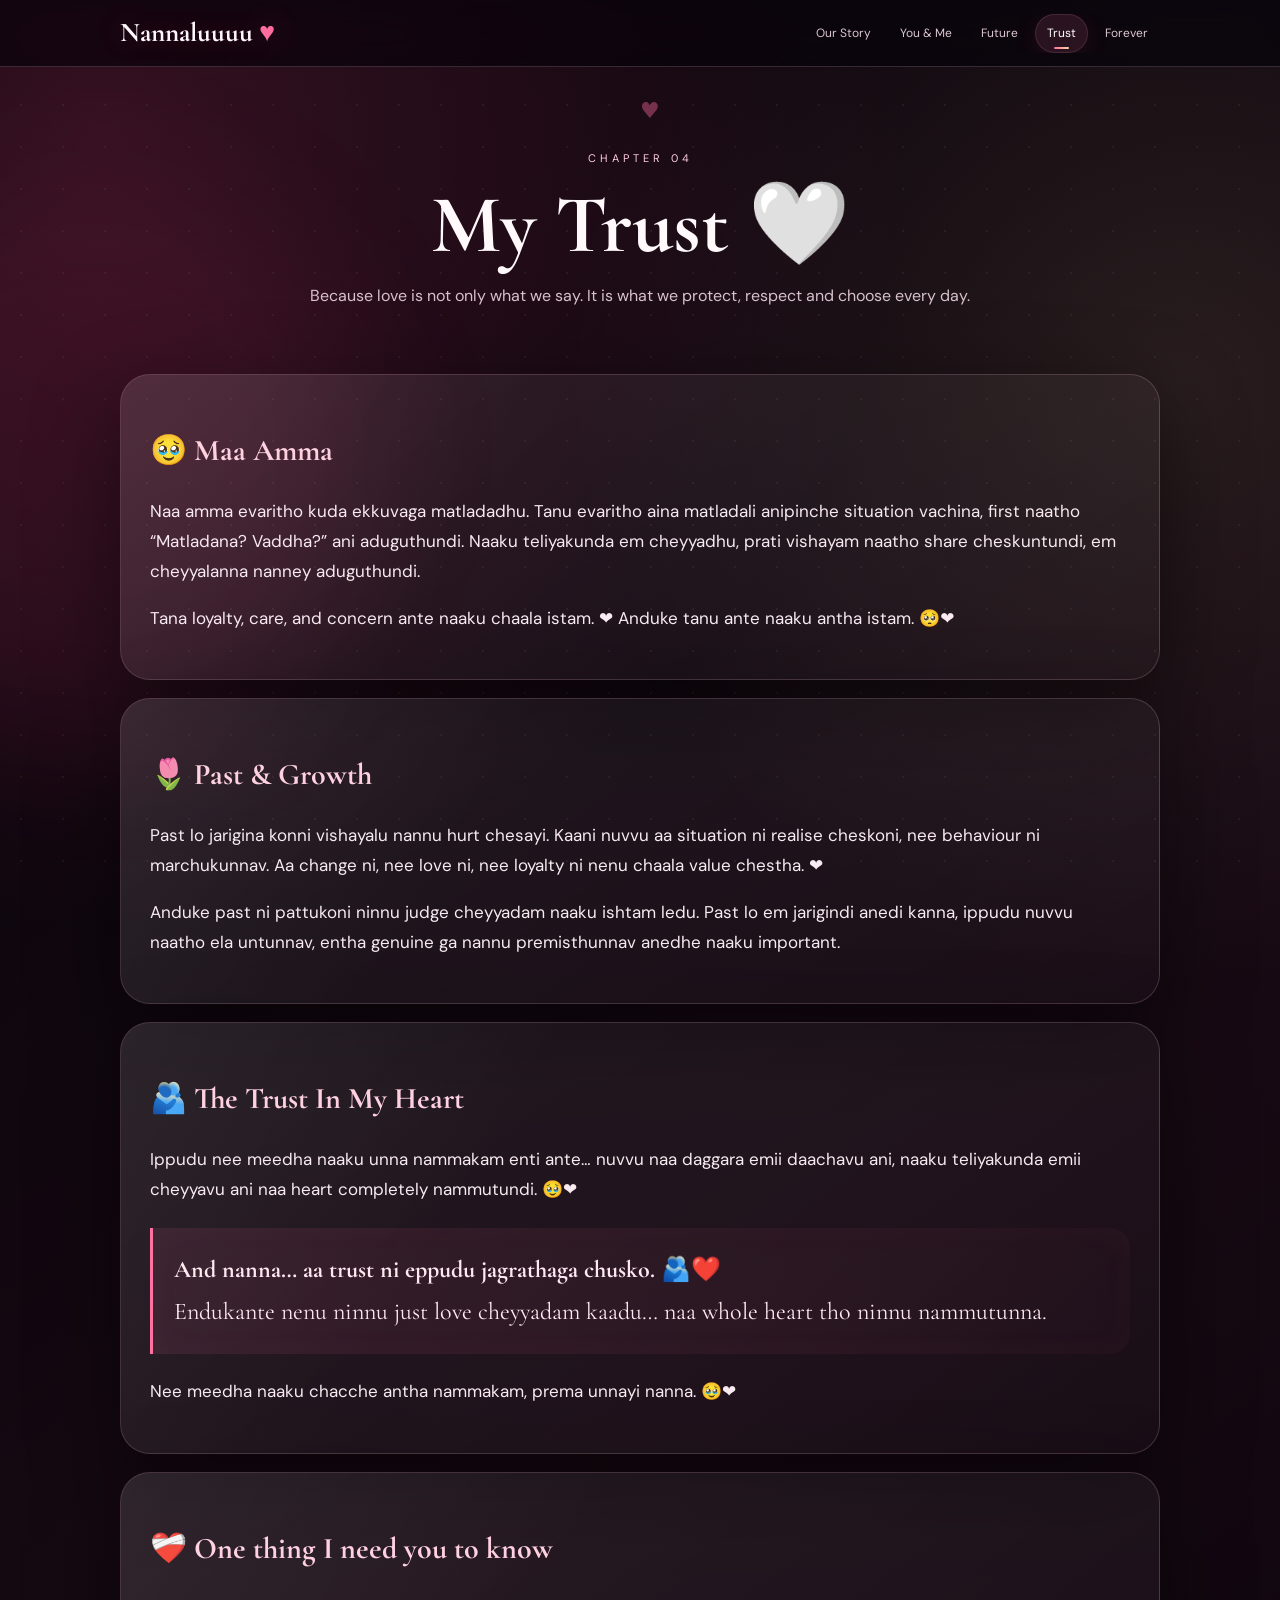
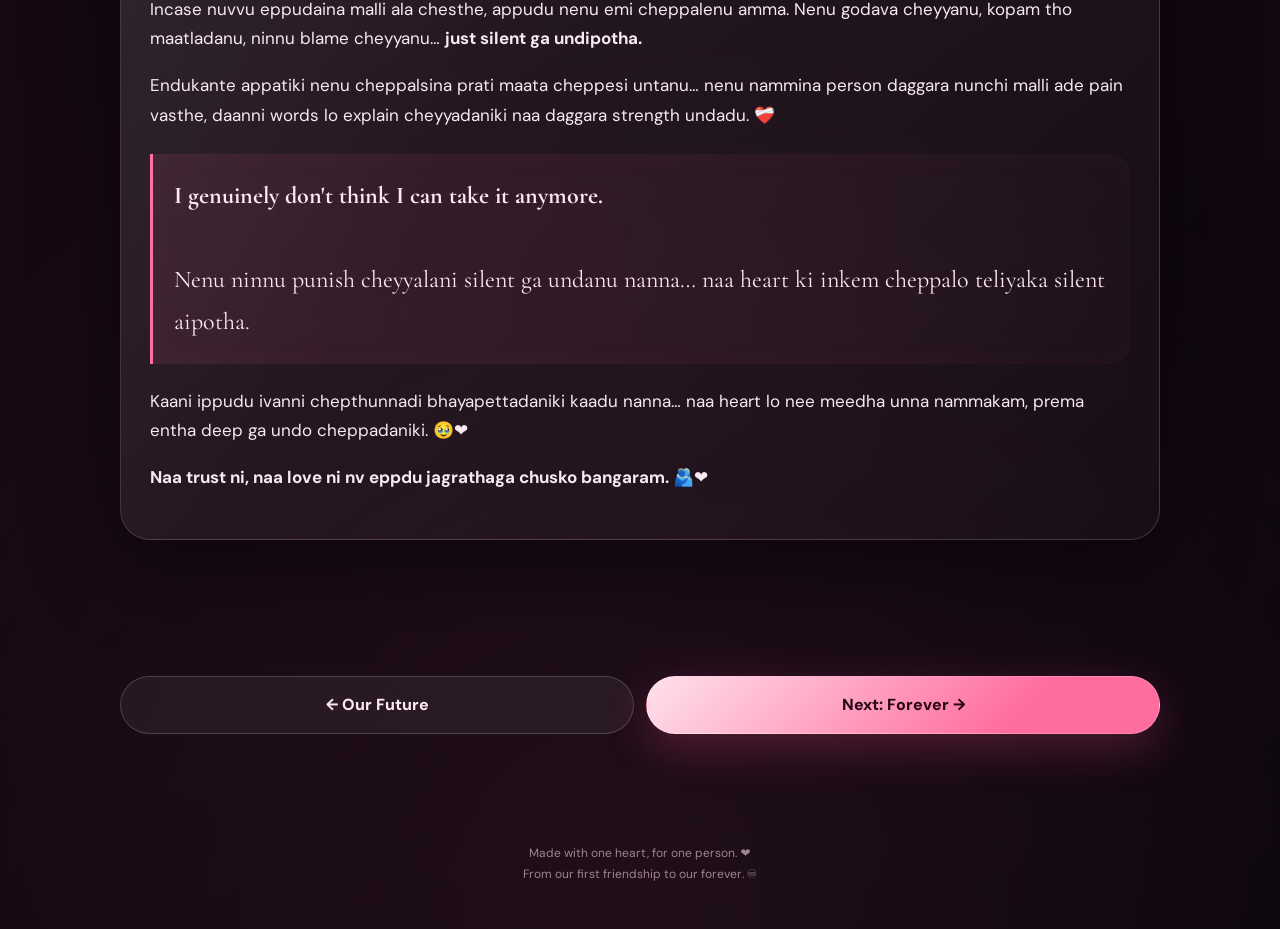
<file: trust.html>
<!DOCTYPE html><html lang="en"><head><meta charset="UTF-8"><meta name="viewport" content="width=device-width,initial-scale=1,viewport-fit=cover"><meta name="theme-color" content="#09050a"><title>My Trust 🤍 | Nannaluuuu</title><style id="site-style">
@import url('https://fonts.googleapis.com/css2?family=Cormorant+Garamond:wght@500;600;700&family=DM+Sans:wght@400;500;600;700&display=swap');
:root{--bg:#07040a;--surface:rgba(255,255,255,.065);--surface2:rgba(255,255,255,.095);--pink:#ff6d9f;--pink2:#ffd0df;--gold:#f7d79c;--white:#fff9fc;--muted:#d8c1cc;--line:rgba(255,205,225,.18);--shadow:0 28px 90px rgba(0,0,0,.48);--r:30px;--ease:cubic-bezier(.22,.8,.2,1)}
*{box-sizing:border-box}html{scroll-behavior:smooth}body{margin:0;min-height:100vh;color:var(--white);font-family:"DM Sans",system-ui,sans-serif;line-height:1.75;overflow-x:hidden;background:radial-gradient(circle at 8% 5%,rgba(255,75,135,.18),transparent 30%),radial-gradient(circle at 92% 15%,rgba(247,215,156,.10),transparent 25%),radial-gradient(circle at 50% 100%,rgba(255,109,159,.08),transparent 35%),linear-gradient(145deg,#07040a,#170913 55%,#09050c);}
body:before{content:"";position:fixed;inset:0;pointer-events:none;z-index:-2;opacity:.055;background-image:radial-gradient(#fff 1px,transparent 1px);background-size:42px 42px}
body:after{content:"";position:fixed;width:45vw;height:45vw;max-width:560px;max-height:560px;left:-15vw;top:20vh;border-radius:50%;background:rgba(255,70,130,.08);filter:blur(70px);pointer-events:none;z-index:-1;animation:aurora 12s ease-in-out infinite alternate}
a{color:inherit}button,a{touch-action:manipulation}.container{width:min(1040px,calc(100% - 28px));margin:auto}
.topbar{position:sticky;top:0;z-index:500;background:rgba(7,4,10,.70);backdrop-filter:blur(20px) saturate(150%);border-bottom:1px solid var(--line)}
.nav{min-height:66px;display:flex;align-items:center;justify-content:space-between;gap:12px}.brand{font-family:"Cormorant Garamond",serif;font-size:27px;font-weight:700;text-decoration:none;white-space:nowrap;text-shadow:0 0 30px rgba(255,109,159,.3)}.brand span{color:var(--pink);animation:heartbeat 1.7s ease-in-out infinite;display:inline-block}
.menu{display:flex;gap:5px;overflow-x:auto;scrollbar-width:none}.menu::-webkit-scrollbar{display:none}.menu a{position:relative;text-decoration:none;color:#dcc8d1;padding:9px 12px;border-radius:999px;font-size:12px;transition:.25s var(--ease)}.menu a:hover,.menu a.active{color:#fff;background:rgba(255,109,159,.13);box-shadow:inset 0 0 0 1px rgba(255,190,210,.12),0 5px 25px rgba(255,75,135,.10)}.menu a.active:after{content:"";position:absolute;left:35%;right:35%;bottom:4px;height:2px;border-radius:9px;background:linear-gradient(90deg,var(--pink),var(--gold))}
.hero{min-height:calc(100svh - 66px);display:grid;place-items:center;text-align:center;padding:60px 0;position:relative}.hero-card{position:relative;overflow:hidden;padding:clamp(42px,7vw,72px) clamp(22px,5vw,54px);border:1px solid var(--line);border-radius:40px;background:linear-gradient(145deg,rgba(255,255,255,.105),rgba(255,255,255,.025));box-shadow:var(--shadow),0 0 100px rgba(255,80,140,.07);isolation:isolate}.hero-card:before{content:"";position:absolute;inset:-2px;background:conic-gradient(from 180deg,transparent,rgba(255,109,159,.18),transparent 28%,rgba(247,215,156,.12),transparent 55%);filter:blur(18px);z-index:-1;animation:spin 12s linear infinite}.hero-card:after{content:"";position:absolute;width:300px;height:300px;border-radius:50%;background:rgba(255,109,159,.14);filter:blur(50px);left:50%;top:28%;transform:translate(-50%,-50%);z-index:-1}
.eyebrow{text-transform:uppercase;letter-spacing:4px;color:var(--pink2);font-size:11px;position:relative;z-index:1}.hero h1,h1,h2,h3{font-family:"Cormorant Garamond",serif;line-height:1.1}.hero h1{font-size:clamp(58px,13vw,112px);margin:14px 0;text-shadow:0 12px 50px rgba(255,80,140,.15)}h1{font-size:clamp(48px,9vw,82px);margin:12px 0}h2{font-size:clamp(35px,7vw,60px);margin:0 0 12px}h3{font-size:30px;color:var(--pink2)}.hero p{max-width:650px;margin:0 auto 28px;color:var(--muted);font-size:17px}
.btn{position:relative;display:inline-flex;align-items:center;justify-content:center;gap:9px;border:1px solid rgba(255,255,255,.18);background:linear-gradient(135deg,#ffe2eb,#ff6d9f 72%);color:#2a0718;font-weight:800;padding:14px 23px;border-radius:999px;text-decoration:none;box-shadow:0 15px 45px rgba(255,75,135,.24);transition:transform .25s var(--ease),box-shadow .25s var(--ease);overflow:hidden;cursor:pointer}.btn:before{content:"";position:absolute;inset:0;transform:translateX(-110%);background:linear-gradient(90deg,transparent,rgba(255,255,255,.55),transparent);transition:.55s}.btn:hover{transform:translateY(-4px) scale(1.015);box-shadow:0 20px 60px rgba(255,75,135,.38)}.btn:hover:before{transform:translateX(110%)}.btn.ghost{background:rgba(255,255,255,.055);color:#ffe9f1;box-shadow:none}.btn.ghost:hover{background:rgba(255,109,159,.10)}
.floating{position:absolute;inset:0;overflow:hidden;pointer-events:none}.floating span{position:absolute;bottom:-50px;font-size:22px;opacity:.55;filter:drop-shadow(0 0 10px rgba(255,109,159,.35));animation:float 9s linear infinite}.floating span:nth-child(1){left:8%}.floating span:nth-child(2){left:27%;animation-delay:1.8s}.floating span:nth-child(3){left:52%;animation-delay:3.5s}.floating span:nth-child(4){left:76%;animation-delay:5s}.floating span:nth-child(5){left:91%;animation-delay:2.4s}
.section{padding:80px 0}.section-head{text-align:center;margin-bottom:38px}.section-head p,.page-hero p{color:var(--muted);max-width:700px;margin:12px auto}.card{position:relative;border:1px solid var(--line);background:linear-gradient(145deg,rgba(255,255,255,.075),rgba(255,255,255,.025));border-radius:var(--r);box-shadow:var(--shadow);padding:29px;overflow:hidden}.card:before{content:"";position:absolute;inset:0;background:linear-gradient(120deg,rgba(255,255,255,.05),transparent 35%);pointer-events:none}.story-card{margin-bottom:18px}.story-card p{font-size:17px;color:#f8eaf0}.quote{padding:21px;border-left:3px solid var(--pink);background:linear-gradient(90deg,rgba(255,109,159,.09),rgba(255,109,159,.02));border-radius:0 20px 20px 0;margin:23px 0;color:#ffe8f0;font-family:"Cormorant Garamond",serif;font-size:24px;box-shadow:inset 0 0 35px rgba(255,109,159,.035)}
.grid{display:grid;grid-template-columns:repeat(2,1fr);gap:17px}.grid3{grid-template-columns:repeat(3,1fr)}.feature{text-align:center;padding:27px;border:1px solid var(--line);border-radius:26px;background:linear-gradient(145deg,rgba(255,255,255,.075),rgba(255,255,255,.025));transition:.3s var(--ease);text-decoration:none;position:relative;overflow:hidden}.feature:before{content:"";position:absolute;width:130px;height:130px;right:-60px;top:-60px;background:rgba(255,109,159,.10);border-radius:50%;filter:blur(20px);transition:.4s}.feature:hover{transform:translateY(-8px);border-color:rgba(255,180,204,.38);box-shadow:0 18px 55px rgba(0,0,0,.28),0 0 35px rgba(255,75,135,.08)}.feature:hover:before{transform:scale(1.5)}.feature .big-icon{font-size:39px;margin-bottom:11px;display:inline-block;filter:drop-shadow(0 8px 16px rgba(255,109,159,.22));animation:iconFloat 3.5s ease-in-out infinite}.feature:nth-child(2) .big-icon{animation-delay:.4s}.feature:nth-child(3) .big-icon{animation-delay:.8s}.feature:nth-child(4) .big-icon{animation-delay:1.2s}.feature:nth-child(5) .big-icon{animation-delay:1.6s}.feature:nth-child(6) .big-icon{animation-delay:2s}.feature h3{margin:5px 0 7px;font-size:26px}.feature p{margin:0;color:var(--muted);font-size:14px}
.timeline{position:relative;max-width:790px;margin:auto}.timeline:before{content:"";position:absolute;left:20px;top:0;bottom:0;width:2px;background:linear-gradient(var(--pink),rgba(255,109,159,.04));box-shadow:0 0 12px rgba(255,109,159,.35)}.timeline-item{position:relative;padding:0 0 26px 60px}.timeline-dot{position:absolute;left:7px;top:3px;width:28px;height:28px;border-radius:50%;display:grid;place-items:center;background:#21101c;border:1px solid var(--pink);font-size:13px;box-shadow:0 0 22px rgba(255,109,159,.25);animation:heartbeat 2.2s ease-in-out infinite}.timeline-item .card{padding:22px}.timeline-item h3{margin:0 0 6px;font-size:27px}.timeline-item p{margin:0;color:var(--muted)}
.page-hero{padding:82px 0 42px;text-align:center;position:relative}.page-hero:after{content:"♥";position:absolute;top:25px;left:50%;font-size:22px;color:rgba(255,109,159,.4);animation:heartbeat 2s infinite}
.page-nav{display:flex;justify-content:space-between;gap:12px;margin:38px 0 65px}.page-nav a{min-width:0;flex:1}.final{text-align:center;padding:clamp(35px,6vw,55px) clamp(22px,5vw,40px);background:radial-gradient(circle at 50% 20%,rgba(255,109,159,.17),transparent 50%),linear-gradient(145deg,rgba(255,255,255,.08),rgba(255,255,255,.025))}.question{font-family:"Cormorant Garamond",serif;font-size:clamp(35px,8vw,64px);line-height:1.12;color:#fff;margin:25px 0;text-shadow:0 8px 40px rgba(255,109,159,.12)}.signature{font-family:"Cormorant Garamond",serif;font-size:30px;color:var(--pink2)}.badge{display:inline-block;padding:8px 13px;border:1px solid var(--line);border-radius:999px;color:var(--pink2);font-size:12px;margin:4px;background:rgba(255,255,255,.035)}footer{text-align:center;padding:44px 15px;color:#9f8391;font-size:12px}
.progress{position:fixed;top:0;left:0;width:100%;height:3px;z-index:1000;background:transparent}.progress span{display:block;width:0;height:100%;background:linear-gradient(90deg,var(--pink),var(--gold),var(--pink));box-shadow:0 0 12px rgba(255,109,159,.7)}
.heart-pop{font-size:40px;min-height:50px;filter:drop-shadow(0 0 20px rgba(255,109,159,.4))}.pulse{animation:pulse 1.7s infinite}.reveal{opacity:1;transform:none}.js-ready .reveal{opacity:0;transform:translateY(25px) scale(.985);transition:opacity .8s var(--ease),transform .8s var(--ease)}.js-ready .reveal.show{opacity:1;transform:none}
.page-transition{position:fixed;inset:0;z-index:2000;display:grid;place-items:center;background:radial-gradient(circle,rgba(255,109,159,.18),transparent 35%),#08040a;opacity:0;visibility:hidden;pointer-events:none;transition:opacity .35s ease,visibility .35s ease}.page-transition.show{opacity:1;visibility:visible}.transition-heart{font-size:52px;animation:pulse 1s infinite}.transition-text{margin-top:12px;color:var(--pink2);font-family:"Cormorant Garamond",serif;font-size:25px}.spark{position:fixed;width:4px;height:4px;border-radius:50%;background:#ffd9e6;pointer-events:none;z-index:1200;animation:spark 1.1s ease-out forwards}
@keyframes float{0%{transform:translateY(0) rotate(0);opacity:0}12%{opacity:.55}100%{transform:translateY(-115vh) rotate(35deg);opacity:0}}@keyframes pulse{0%,100%{transform:scale(1)}50%{transform:scale(1.12)}}@keyframes heartbeat{0%,100%{transform:scale(1)}14%{transform:scale(1.14)}28%{transform:scale(1)}}@keyframes aurora{from{transform:translate(0,0) scale(1)}to{transform:translate(20vw,8vh) scale(1.25)}}@keyframes spin{to{transform:rotate(360deg)}}@keyframes iconFloat{0%,100%{transform:translateY(0) rotate(0)}50%{transform:translateY(-5px) rotate(2deg)}}@keyframes spark{from{transform:translate(0,0) scale(1);opacity:1}to{transform:translate(var(--dx),var(--dy)) scale(0);opacity:0}}
@media(max-width:800px){.nav{min-height:60px}.brand{font-size:24px}.menu a{padding:8px 10px}.grid3{grid-template-columns:1fr 1fr}.section{padding:62px 0}.hero-card{border-radius:30px}}
@media(max-width:600px){.container{width:min(100% - 20px,1040px)}.nav{align-items:center}.menu{max-width:57vw}.grid,.grid3{grid-template-columns:1fr}.card{padding:22px}.quote{font-size:21px}.page-nav{flex-direction:column}.page-nav a{width:100%}.page-hero{padding-top:65px}.hero{padding:35px 0}.hero-card{padding:42px 19px}.hero p{font-size:15px}.btn{width:100%;padding:14px 18px}.page-nav .btn{width:100%}}
@media(prefers-reduced-motion:reduce){*,*:before,*:after{animation-duration:.001ms!important;animation-iteration-count:1!important;scroll-behavior:auto!important;transition-duration:.001ms!important}}
</style></head><body><div class="page-transition" aria-hidden="true"><div><div class="transition-heart">❤️</div><div class="transition-text">A little more of us…</div></div></div><div class="progress"><span></span></div>
<header class="topbar"><div class="container nav">
<a class="brand" href="./index.html">Nannaluuuu <span>♥</span></a>
<nav class="menu">
<a href="./story.html">Our Story</a><a href="./you.html">You & Me</a><a href="./future.html">Future</a><a href="./trust.html">Trust</a><a href="./proposal.html">Forever</a>
</nav></div></header>
<main class="container">
<section class="page-hero"><div class="eyebrow">Chapter 04</div><h1>My Trust 🤍</h1><p>Because love is not only what we say. It is what we protect, respect and choose every day.</p></section>
<section class="section" style="padding-top:10px">
<div class="card story-card reveal"><h3>🥹 Maa Amma</h3><p>Naa amma evaritho kuda ekkuvaga matladadhu. Tanu evaritho aina matladali anipinche situation vachina, first naatho “Matladana? Vaddha?” ani aduguthundi. Naaku teliyakunda em cheyyadhu, prati vishayam naatho share cheskuntundi, em cheyyalanna nanney aduguthundi.</p><p>Tana loyalty, care, and concern ante naaku chaala istam. ❤️ Anduke tanu ante naaku antha istam. 🥺❤️</p></div>
<div class="card story-card reveal"><h3>🌷 Past & Growth</h3><p>Past lo jarigina konni vishayalu nannu hurt chesayi. Kaani nuvvu aa situation ni realise cheskoni, nee behaviour ni marchukunnav. Aa change ni, nee love ni, nee loyalty ni nenu chaala value chestha. ❤️</p><p>Anduke past ni pattukoni ninnu judge cheyyadam naaku ishtam ledu. Past lo em jarigindi anedi kanna, ippudu nuvvu naatho ela untunnav, entha genuine ga nannu premisthunnav anedhe naaku important.</p></div>
<div class="card story-card reveal"><h3>🫂 The Trust In My Heart</h3><p>Ippudu nee meedha naaku unna nammakam enti ante… nuvvu naa daggara emii daachavu ani, naaku teliyakunda emii cheyyavu ani naa heart completely nammutundi. 🥹❤️</p><div class="quote"><strong>And nanna… aa trust ni eppudu jagrathaga chusko. 🫂❤️</strong><br>Endukante nenu ninnu just love cheyyadam kaadu… naa whole heart tho ninnu nammutunna.</div><p>Nee meedha naaku chacche antha nammakam, prema unnayi nanna. 🥹❤️</p></div>
<div class="card story-card reveal"><h3>❤️‍🩹 One thing I need you to know</h3><p>Incase nuvvu eppudaina malli ala chesthe, appudu nenu emi cheppalenu amma. Nenu godava cheyyanu, kopam tho maatladanu, ninnu blame cheyyanu… <strong>just silent ga undipotha.</strong></p><p>Endukante appatiki nenu cheppalsina prati maata cheppesi untanu… nenu nammina person daggara nunchi malli ade pain vasthe, daanni words lo explain cheyyadaniki naa daggara strength undadu. ❤️‍🩹</p><div class="quote"><strong>I genuinely don't think I can take it anymore.</strong><br><br>Nenu ninnu punish cheyyalani silent ga undanu nanna… naa heart ki inkem cheppalo teliyaka silent aipotha.</div><p>Kaani ippudu ivanni chepthunnadi bhayapettadaniki kaadu nanna… naa heart lo nee meedha unna nammakam, prema entha deep ga undo cheppadaniki. 🥹❤️</p><p><strong>Naa trust ni, naa love ni nv eppdu jagrathaga chusko bangaram. 🫂❤️</strong></p></div>
</section>
<div class="page-nav"><a class="btn ghost" href="./future.html">← Our Future</a><a class="btn" href="./proposal.html">Next: Forever →</a></div>
</main><footer>Made with one heart, for one person. ❤️<br>From our first friendship to our forever. ♾️</footer><script id="site-script">
(() => {
  const ready = () => {
    document.body.classList.add('js-ready');
    document.body.classList.add('page-enter');

    const reveals = [...document.querySelectorAll('.reveal')];
    if ('IntersectionObserver' in window) {
      const io = new IntersectionObserver(entries => {
        entries.forEach(entry => {
          if (entry.isIntersecting) {
            entry.target.classList.add('show');
            io.unobserve(entry.target);
          }
        });
      }, {threshold:.08});
      reveals.forEach((el,i) => { el.style.transitionDelay = Math.min(i*65,420)+'ms'; io.observe(el); });
    } else reveals.forEach(el => el.classList.add('show'));

    const bar = document.querySelector('.progress span');
    const update = () => {
      const max = document.documentElement.scrollHeight - window.innerHeight;
      if (bar) bar.style.width = (max > 0 ? window.scrollY / max * 100 : 0) + '%';
    };
    window.addEventListener('scroll', update, {passive:true}); update();

    const current = location.pathname.split('/').pop() || 'index.html';
    document.querySelectorAll('.menu a').forEach(a => {
      const href = (a.getAttribute('href') || '').split('/').pop().split('?')[0].split('#')[0];
      if (href === current || (current === '' && href === 'index.html')) a.classList.add('active');
    });

    const transition = document.querySelector('.page-transition');
    document.querySelectorAll('a[href$=".html"]').forEach(a => {
      a.addEventListener('click', event => {
        const href = a.getAttribute('href');
        if (!href || href.startsWith('#') || a.target === '_blank') return;
        event.preventDefault();
        if (transition) transition.classList.add('show');
        setTimeout(() => { window.location.href = href; }, 280);
      });
    });

    // Tiny sparkle trail on the final CTA only.
    document.querySelectorAll('.btn').forEach(btn => btn.addEventListener('click', () => sparkleBurst(btn)));
  };

  function sparkleBurst(origin) {
    const r = origin.getBoundingClientRect();
    for (let i=0;i<8;i++) {
      const s = document.createElement('i'); s.className='spark';
      s.style.left=(r.left+r.width/2)+'px'; s.style.top=(r.top+r.height/2)+'px';
      s.style.setProperty('--dx', ((Math.random()-.5)*150)+'px');
      s.style.setProperty('--dy', ((Math.random()-.5)*100)+'px');
      document.body.appendChild(s); setTimeout(()=>s.remove(),1150);
    }
  }

  window.heartBurst = function(count=36) {
    const icons=['❤️','💗','💖','💘','💞','✨','💍','🥹'];
    for(let i=0;i<count;i++){
      const s=document.createElement('span');
      s.textContent=icons[Math.floor(Math.random()*icons.length)];
      s.style.position='fixed'; s.style.left=(50+(Math.random()*60-30))+'vw'; s.style.top=(52+(Math.random()*16-8))+'vh';
      s.style.zIndex='9999'; s.style.pointerEvents='none'; s.style.fontSize=(18+Math.random()*24)+'px';
      document.body.appendChild(s);
      const dx=(Math.random()*440-220), dy=-(120+Math.random()*460), rot=Math.random()*540-270;
      s.animate([{transform:'translate(0,0) scale(.35) rotate(0deg)',opacity:0},{transform:`translate(${dx}px,${dy}px) scale(1.25) rotate(${rot}deg)`,opacity:1},{transform:`translate(${dx*1.15}px,${dy*1.18}px) scale(.35) rotate(${rot*1.5}deg)`,opacity:0}],{duration:1500+Math.random()*900,easing:'cubic-bezier(.2,.8,.2,1)'}).onfinish=()=>s.remove();
    }
  };

  if (document.readyState === 'loading') document.addEventListener('DOMContentLoaded', ready); else ready();
})();
</script></body></html>
</file>
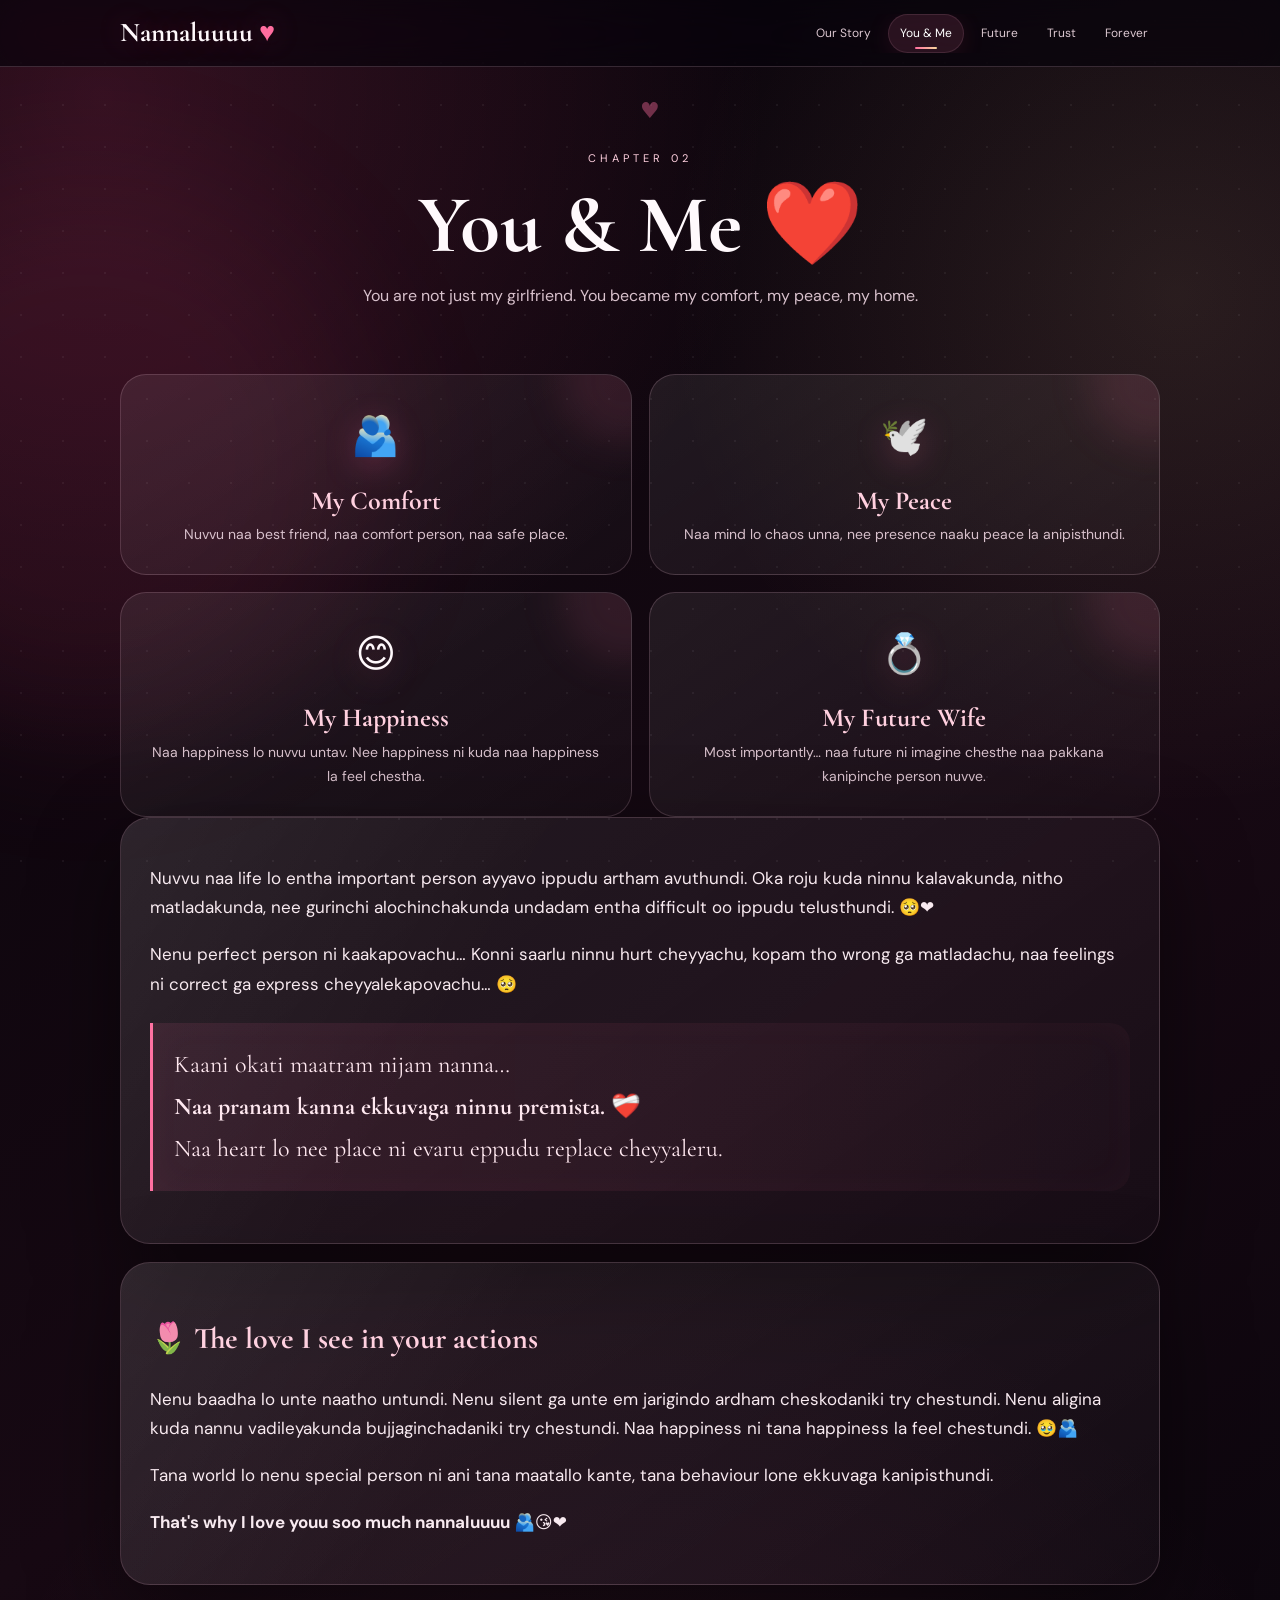
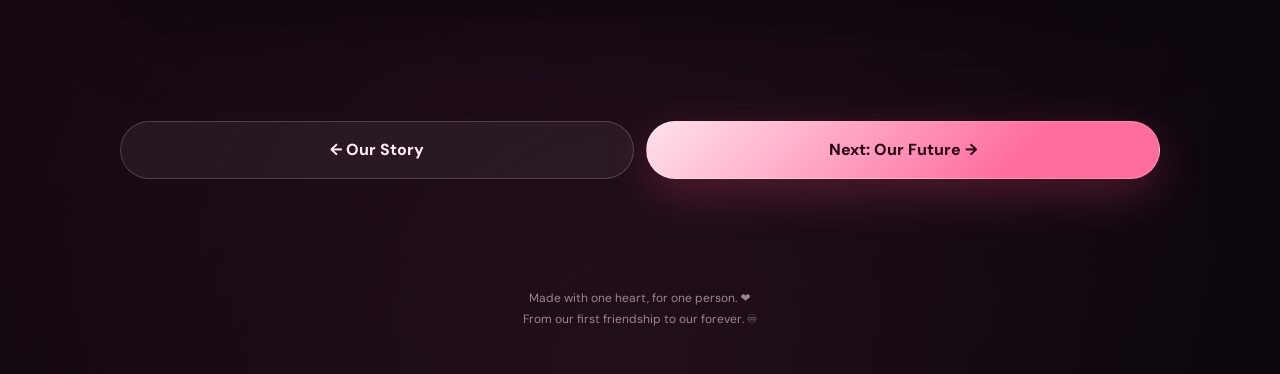
<file: you.html>
<!DOCTYPE html><html lang="en"><head><meta charset="UTF-8"><meta name="viewport" content="width=device-width,initial-scale=1,viewport-fit=cover"><meta name="theme-color" content="#09050a"><title>You & Me ❤️ | Nannaluuuu</title><style id="site-style">
@import url('https://fonts.googleapis.com/css2?family=Cormorant+Garamond:wght@500;600;700&family=DM+Sans:wght@400;500;600;700&display=swap');
:root{--bg:#07040a;--surface:rgba(255,255,255,.065);--surface2:rgba(255,255,255,.095);--pink:#ff6d9f;--pink2:#ffd0df;--gold:#f7d79c;--white:#fff9fc;--muted:#d8c1cc;--line:rgba(255,205,225,.18);--shadow:0 28px 90px rgba(0,0,0,.48);--r:30px;--ease:cubic-bezier(.22,.8,.2,1)}
*{box-sizing:border-box}html{scroll-behavior:smooth}body{margin:0;min-height:100vh;color:var(--white);font-family:"DM Sans",system-ui,sans-serif;line-height:1.75;overflow-x:hidden;background:radial-gradient(circle at 8% 5%,rgba(255,75,135,.18),transparent 30%),radial-gradient(circle at 92% 15%,rgba(247,215,156,.10),transparent 25%),radial-gradient(circle at 50% 100%,rgba(255,109,159,.08),transparent 35%),linear-gradient(145deg,#07040a,#170913 55%,#09050c);}
body:before{content:"";position:fixed;inset:0;pointer-events:none;z-index:-2;opacity:.055;background-image:radial-gradient(#fff 1px,transparent 1px);background-size:42px 42px}
body:after{content:"";position:fixed;width:45vw;height:45vw;max-width:560px;max-height:560px;left:-15vw;top:20vh;border-radius:50%;background:rgba(255,70,130,.08);filter:blur(70px);pointer-events:none;z-index:-1;animation:aurora 12s ease-in-out infinite alternate}
a{color:inherit}button,a{touch-action:manipulation}.container{width:min(1040px,calc(100% - 28px));margin:auto}
.topbar{position:sticky;top:0;z-index:500;background:rgba(7,4,10,.70);backdrop-filter:blur(20px) saturate(150%);border-bottom:1px solid var(--line)}
.nav{min-height:66px;display:flex;align-items:center;justify-content:space-between;gap:12px}.brand{font-family:"Cormorant Garamond",serif;font-size:27px;font-weight:700;text-decoration:none;white-space:nowrap;text-shadow:0 0 30px rgba(255,109,159,.3)}.brand span{color:var(--pink);animation:heartbeat 1.7s ease-in-out infinite;display:inline-block}
.menu{display:flex;gap:5px;overflow-x:auto;scrollbar-width:none}.menu::-webkit-scrollbar{display:none}.menu a{position:relative;text-decoration:none;color:#dcc8d1;padding:9px 12px;border-radius:999px;font-size:12px;transition:.25s var(--ease)}.menu a:hover,.menu a.active{color:#fff;background:rgba(255,109,159,.13);box-shadow:inset 0 0 0 1px rgba(255,190,210,.12),0 5px 25px rgba(255,75,135,.10)}.menu a.active:after{content:"";position:absolute;left:35%;right:35%;bottom:4px;height:2px;border-radius:9px;background:linear-gradient(90deg,var(--pink),var(--gold))}
.hero{min-height:calc(100svh - 66px);display:grid;place-items:center;text-align:center;padding:60px 0;position:relative}.hero-card{position:relative;overflow:hidden;padding:clamp(42px,7vw,72px) clamp(22px,5vw,54px);border:1px solid var(--line);border-radius:40px;background:linear-gradient(145deg,rgba(255,255,255,.105),rgba(255,255,255,.025));box-shadow:var(--shadow),0 0 100px rgba(255,80,140,.07);isolation:isolate}.hero-card:before{content:"";position:absolute;inset:-2px;background:conic-gradient(from 180deg,transparent,rgba(255,109,159,.18),transparent 28%,rgba(247,215,156,.12),transparent 55%);filter:blur(18px);z-index:-1;animation:spin 12s linear infinite}.hero-card:after{content:"";position:absolute;width:300px;height:300px;border-radius:50%;background:rgba(255,109,159,.14);filter:blur(50px);left:50%;top:28%;transform:translate(-50%,-50%);z-index:-1}
.eyebrow{text-transform:uppercase;letter-spacing:4px;color:var(--pink2);font-size:11px;position:relative;z-index:1}.hero h1,h1,h2,h3{font-family:"Cormorant Garamond",serif;line-height:1.1}.hero h1{font-size:clamp(58px,13vw,112px);margin:14px 0;text-shadow:0 12px 50px rgba(255,80,140,.15)}h1{font-size:clamp(48px,9vw,82px);margin:12px 0}h2{font-size:clamp(35px,7vw,60px);margin:0 0 12px}h3{font-size:30px;color:var(--pink2)}.hero p{max-width:650px;margin:0 auto 28px;color:var(--muted);font-size:17px}
.btn{position:relative;display:inline-flex;align-items:center;justify-content:center;gap:9px;border:1px solid rgba(255,255,255,.18);background:linear-gradient(135deg,#ffe2eb,#ff6d9f 72%);color:#2a0718;font-weight:800;padding:14px 23px;border-radius:999px;text-decoration:none;box-shadow:0 15px 45px rgba(255,75,135,.24);transition:transform .25s var(--ease),box-shadow .25s var(--ease);overflow:hidden;cursor:pointer}.btn:before{content:"";position:absolute;inset:0;transform:translateX(-110%);background:linear-gradient(90deg,transparent,rgba(255,255,255,.55),transparent);transition:.55s}.btn:hover{transform:translateY(-4px) scale(1.015);box-shadow:0 20px 60px rgba(255,75,135,.38)}.btn:hover:before{transform:translateX(110%)}.btn.ghost{background:rgba(255,255,255,.055);color:#ffe9f1;box-shadow:none}.btn.ghost:hover{background:rgba(255,109,159,.10)}
.floating{position:absolute;inset:0;overflow:hidden;pointer-events:none}.floating span{position:absolute;bottom:-50px;font-size:22px;opacity:.55;filter:drop-shadow(0 0 10px rgba(255,109,159,.35));animation:float 9s linear infinite}.floating span:nth-child(1){left:8%}.floating span:nth-child(2){left:27%;animation-delay:1.8s}.floating span:nth-child(3){left:52%;animation-delay:3.5s}.floating span:nth-child(4){left:76%;animation-delay:5s}.floating span:nth-child(5){left:91%;animation-delay:2.4s}
.section{padding:80px 0}.section-head{text-align:center;margin-bottom:38px}.section-head p,.page-hero p{color:var(--muted);max-width:700px;margin:12px auto}.card{position:relative;border:1px solid var(--line);background:linear-gradient(145deg,rgba(255,255,255,.075),rgba(255,255,255,.025));border-radius:var(--r);box-shadow:var(--shadow);padding:29px;overflow:hidden}.card:before{content:"";position:absolute;inset:0;background:linear-gradient(120deg,rgba(255,255,255,.05),transparent 35%);pointer-events:none}.story-card{margin-bottom:18px}.story-card p{font-size:17px;color:#f8eaf0}.quote{padding:21px;border-left:3px solid var(--pink);background:linear-gradient(90deg,rgba(255,109,159,.09),rgba(255,109,159,.02));border-radius:0 20px 20px 0;margin:23px 0;color:#ffe8f0;font-family:"Cormorant Garamond",serif;font-size:24px;box-shadow:inset 0 0 35px rgba(255,109,159,.035)}
.grid{display:grid;grid-template-columns:repeat(2,1fr);gap:17px}.grid3{grid-template-columns:repeat(3,1fr)}.feature{text-align:center;padding:27px;border:1px solid var(--line);border-radius:26px;background:linear-gradient(145deg,rgba(255,255,255,.075),rgba(255,255,255,.025));transition:.3s var(--ease);text-decoration:none;position:relative;overflow:hidden}.feature:before{content:"";position:absolute;width:130px;height:130px;right:-60px;top:-60px;background:rgba(255,109,159,.10);border-radius:50%;filter:blur(20px);transition:.4s}.feature:hover{transform:translateY(-8px);border-color:rgba(255,180,204,.38);box-shadow:0 18px 55px rgba(0,0,0,.28),0 0 35px rgba(255,75,135,.08)}.feature:hover:before{transform:scale(1.5)}.feature .big-icon{font-size:39px;margin-bottom:11px;display:inline-block;filter:drop-shadow(0 8px 16px rgba(255,109,159,.22));animation:iconFloat 3.5s ease-in-out infinite}.feature:nth-child(2) .big-icon{animation-delay:.4s}.feature:nth-child(3) .big-icon{animation-delay:.8s}.feature:nth-child(4) .big-icon{animation-delay:1.2s}.feature:nth-child(5) .big-icon{animation-delay:1.6s}.feature:nth-child(6) .big-icon{animation-delay:2s}.feature h3{margin:5px 0 7px;font-size:26px}.feature p{margin:0;color:var(--muted);font-size:14px}
.timeline{position:relative;max-width:790px;margin:auto}.timeline:before{content:"";position:absolute;left:20px;top:0;bottom:0;width:2px;background:linear-gradient(var(--pink),rgba(255,109,159,.04));box-shadow:0 0 12px rgba(255,109,159,.35)}.timeline-item{position:relative;padding:0 0 26px 60px}.timeline-dot{position:absolute;left:7px;top:3px;width:28px;height:28px;border-radius:50%;display:grid;place-items:center;background:#21101c;border:1px solid var(--pink);font-size:13px;box-shadow:0 0 22px rgba(255,109,159,.25);animation:heartbeat 2.2s ease-in-out infinite}.timeline-item .card{padding:22px}.timeline-item h3{margin:0 0 6px;font-size:27px}.timeline-item p{margin:0;color:var(--muted)}
.page-hero{padding:82px 0 42px;text-align:center;position:relative}.page-hero:after{content:"♥";position:absolute;top:25px;left:50%;font-size:22px;color:rgba(255,109,159,.4);animation:heartbeat 2s infinite}
.page-nav{display:flex;justify-content:space-between;gap:12px;margin:38px 0 65px}.page-nav a{min-width:0;flex:1}.final{text-align:center;padding:clamp(35px,6vw,55px) clamp(22px,5vw,40px);background:radial-gradient(circle at 50% 20%,rgba(255,109,159,.17),transparent 50%),linear-gradient(145deg,rgba(255,255,255,.08),rgba(255,255,255,.025))}.question{font-family:"Cormorant Garamond",serif;font-size:clamp(35px,8vw,64px);line-height:1.12;color:#fff;margin:25px 0;text-shadow:0 8px 40px rgba(255,109,159,.12)}.signature{font-family:"Cormorant Garamond",serif;font-size:30px;color:var(--pink2)}.badge{display:inline-block;padding:8px 13px;border:1px solid var(--line);border-radius:999px;color:var(--pink2);font-size:12px;margin:4px;background:rgba(255,255,255,.035)}footer{text-align:center;padding:44px 15px;color:#9f8391;font-size:12px}
.progress{position:fixed;top:0;left:0;width:100%;height:3px;z-index:1000;background:transparent}.progress span{display:block;width:0;height:100%;background:linear-gradient(90deg,var(--pink),var(--gold),var(--pink));box-shadow:0 0 12px rgba(255,109,159,.7)}
.heart-pop{font-size:40px;min-height:50px;filter:drop-shadow(0 0 20px rgba(255,109,159,.4))}.pulse{animation:pulse 1.7s infinite}.reveal{opacity:1;transform:none}.js-ready .reveal{opacity:0;transform:translateY(25px) scale(.985);transition:opacity .8s var(--ease),transform .8s var(--ease)}.js-ready .reveal.show{opacity:1;transform:none}
.page-transition{position:fixed;inset:0;z-index:2000;display:grid;place-items:center;background:radial-gradient(circle,rgba(255,109,159,.18),transparent 35%),#08040a;opacity:0;visibility:hidden;pointer-events:none;transition:opacity .35s ease,visibility .35s ease}.page-transition.show{opacity:1;visibility:visible}.transition-heart{font-size:52px;animation:pulse 1s infinite}.transition-text{margin-top:12px;color:var(--pink2);font-family:"Cormorant Garamond",serif;font-size:25px}.spark{position:fixed;width:4px;height:4px;border-radius:50%;background:#ffd9e6;pointer-events:none;z-index:1200;animation:spark 1.1s ease-out forwards}
@keyframes float{0%{transform:translateY(0) rotate(0);opacity:0}12%{opacity:.55}100%{transform:translateY(-115vh) rotate(35deg);opacity:0}}@keyframes pulse{0%,100%{transform:scale(1)}50%{transform:scale(1.12)}}@keyframes heartbeat{0%,100%{transform:scale(1)}14%{transform:scale(1.14)}28%{transform:scale(1)}}@keyframes aurora{from{transform:translate(0,0) scale(1)}to{transform:translate(20vw,8vh) scale(1.25)}}@keyframes spin{to{transform:rotate(360deg)}}@keyframes iconFloat{0%,100%{transform:translateY(0) rotate(0)}50%{transform:translateY(-5px) rotate(2deg)}}@keyframes spark{from{transform:translate(0,0) scale(1);opacity:1}to{transform:translate(var(--dx),var(--dy)) scale(0);opacity:0}}
@media(max-width:800px){.nav{min-height:60px}.brand{font-size:24px}.menu a{padding:8px 10px}.grid3{grid-template-columns:1fr 1fr}.section{padding:62px 0}.hero-card{border-radius:30px}}
@media(max-width:600px){.container{width:min(100% - 20px,1040px)}.nav{align-items:center}.menu{max-width:57vw}.grid,.grid3{grid-template-columns:1fr}.card{padding:22px}.quote{font-size:21px}.page-nav{flex-direction:column}.page-nav a{width:100%}.page-hero{padding-top:65px}.hero{padding:35px 0}.hero-card{padding:42px 19px}.hero p{font-size:15px}.btn{width:100%;padding:14px 18px}.page-nav .btn{width:100%}}
@media(prefers-reduced-motion:reduce){*,*:before,*:after{animation-duration:.001ms!important;animation-iteration-count:1!important;scroll-behavior:auto!important;transition-duration:.001ms!important}}
</style></head><body><div class="page-transition" aria-hidden="true"><div><div class="transition-heart">❤️</div><div class="transition-text">A little more of us…</div></div></div><div class="progress"><span></span></div>
<header class="topbar"><div class="container nav">
<a class="brand" href="./index.html">Nannaluuuu <span>♥</span></a>
<nav class="menu">
<a href="./story.html">Our Story</a><a href="./you.html">You & Me</a><a href="./future.html">Future</a><a href="./trust.html">Trust</a><a href="./proposal.html">Forever</a>
</nav></div></header>
<main class="container">
<section class="page-hero"><div class="eyebrow">Chapter 02</div><h1>You & Me ❤️</h1><p>You are not just my girlfriend. You became my comfort, my peace, my home.</p></section>
<section class="section" style="padding-top:10px">
<div class="grid">
<div class="feature reveal"><div class="big-icon">🫂</div><h3>My Comfort</h3><p>Nuvvu naa best friend, naa comfort person, naa safe place.</p></div>
<div class="feature reveal"><div class="big-icon">🕊️</div><h3>My Peace</h3><p>Naa mind lo chaos unna, nee presence naaku peace la anipisthundi.</p></div>
<div class="feature reveal"><div class="big-icon">😊</div><h3>My Happiness</h3><p>Naa happiness lo nuvvu untav. Nee happiness ni kuda naa happiness la feel chestha.</p></div>
<div class="feature reveal"><div class="big-icon">💍</div><h3>My Future Wife</h3><p>Most importantly… naa future ni imagine chesthe naa pakkana kanipinche person nuvve.</p></div>
</div>
<div class="card story-card reveal"><p>Nuvvu naa life lo entha important person ayyavo ippudu artham avuthundi. Oka roju kuda ninnu kalavakunda, nitho matladakunda, nee gurinchi alochinchakunda undadam entha difficult oo ippudu telusthundi. 🥺❤️</p><p>Nenu perfect person ni kaakapovachu… Konni saarlu ninnu hurt cheyyachu, kopam tho wrong ga matladachu, naa feelings ni correct ga express cheyyalekapovachu… 🥺</p><div class="quote">Kaani okati maatram nijam nanna…<br><strong>Naa pranam kanna ekkuvaga ninnu premista. ❤️‍🩹</strong><br>Naa heart lo nee place ni evaru eppudu replace cheyyaleru.</div></div>
<div class="card story-card reveal"><h3>🌷 The love I see in your actions</h3><p>Nenu baadha lo unte naatho untundi. Nenu silent ga unte em jarigindo ardham cheskodaniki try chestundi. Nenu aligina kuda nannu vadileyakunda bujjaginchadaniki try chestundi. Naa happiness ni tana happiness la feel chestundi. 🥹🫂</p><p>Tana world lo nenu special person ni ani tana maatallo kante, tana behaviour lone ekkuvaga kanipisthundi.</p><p><strong>That's why I love youu soo much nannaluuuu 🫂😘❤️</strong></p></div>
</section>
<div class="page-nav"><a class="btn ghost" href="./story.html">← Our Story</a><a class="btn" href="./future.html">Next: Our Future →</a></div>
</main><footer>Made with one heart, for one person. ❤️<br>From our first friendship to our forever. ♾️</footer><script id="site-script">
(() => {
  const ready = () => {
    document.body.classList.add('js-ready');
    document.body.classList.add('page-enter');

    const reveals = [...document.querySelectorAll('.reveal')];
    if ('IntersectionObserver' in window) {
      const io = new IntersectionObserver(entries => {
        entries.forEach(entry => {
          if (entry.isIntersecting) {
            entry.target.classList.add('show');
            io.unobserve(entry.target);
          }
        });
      }, {threshold:.08});
      reveals.forEach((el,i) => { el.style.transitionDelay = Math.min(i*65,420)+'ms'; io.observe(el); });
    } else reveals.forEach(el => el.classList.add('show'));

    const bar = document.querySelector('.progress span');
    const update = () => {
      const max = document.documentElement.scrollHeight - window.innerHeight;
      if (bar) bar.style.width = (max > 0 ? window.scrollY / max * 100 : 0) + '%';
    };
    window.addEventListener('scroll', update, {passive:true}); update();

    const current = location.pathname.split('/').pop() || 'index.html';
    document.querySelectorAll('.menu a').forEach(a => {
      const href = (a.getAttribute('href') || '').split('/').pop().split('?')[0].split('#')[0];
      if (href === current || (current === '' && href === 'index.html')) a.classList.add('active');
    });

    const transition = document.querySelector('.page-transition');
    document.querySelectorAll('a[href$=".html"]').forEach(a => {
      a.addEventListener('click', event => {
        const href = a.getAttribute('href');
        if (!href || href.startsWith('#') || a.target === '_blank') return;
        event.preventDefault();
        if (transition) transition.classList.add('show');
        setTimeout(() => { window.location.href = href; }, 280);
      });
    });

    // Tiny sparkle trail on the final CTA only.
    document.querySelectorAll('.btn').forEach(btn => btn.addEventListener('click', () => sparkleBurst(btn)));
  };

  function sparkleBurst(origin) {
    const r = origin.getBoundingClientRect();
    for (let i=0;i<8;i++) {
      const s = document.createElement('i'); s.className='spark';
      s.style.left=(r.left+r.width/2)+'px'; s.style.top=(r.top+r.height/2)+'px';
      s.style.setProperty('--dx', ((Math.random()-.5)*150)+'px');
      s.style.setProperty('--dy', ((Math.random()-.5)*100)+'px');
      document.body.appendChild(s); setTimeout(()=>s.remove(),1150);
    }
  }

  window.heartBurst = function(count=36) {
    const icons=['❤️','💗','💖','💘','💞','✨','💍','🥹'];
    for(let i=0;i<count;i++){
      const s=document.createElement('span');
      s.textContent=icons[Math.floor(Math.random()*icons.length)];
      s.style.position='fixed'; s.style.left=(50+(Math.random()*60-30))+'vw'; s.style.top=(52+(Math.random()*16-8))+'vh';
      s.style.zIndex='9999'; s.style.pointerEvents='none'; s.style.fontSize=(18+Math.random()*24)+'px';
      document.body.appendChild(s);
      const dx=(Math.random()*440-220), dy=-(120+Math.random()*460), rot=Math.random()*540-270;
      s.animate([{transform:'translate(0,0) scale(.35) rotate(0deg)',opacity:0},{transform:`translate(${dx}px,${dy}px) scale(1.25) rotate(${rot}deg)`,opacity:1},{transform:`translate(${dx*1.15}px,${dy*1.18}px) scale(.35) rotate(${rot*1.5}deg)`,opacity:0}],{duration:1500+Math.random()*900,easing:'cubic-bezier(.2,.8,.2,1)'}).onfinish=()=>s.remove();
    }
  };

  if (document.readyState === 'loading') document.addEventListener('DOMContentLoaded', ready); else ready();
})();
</script></body></html>
</file>
